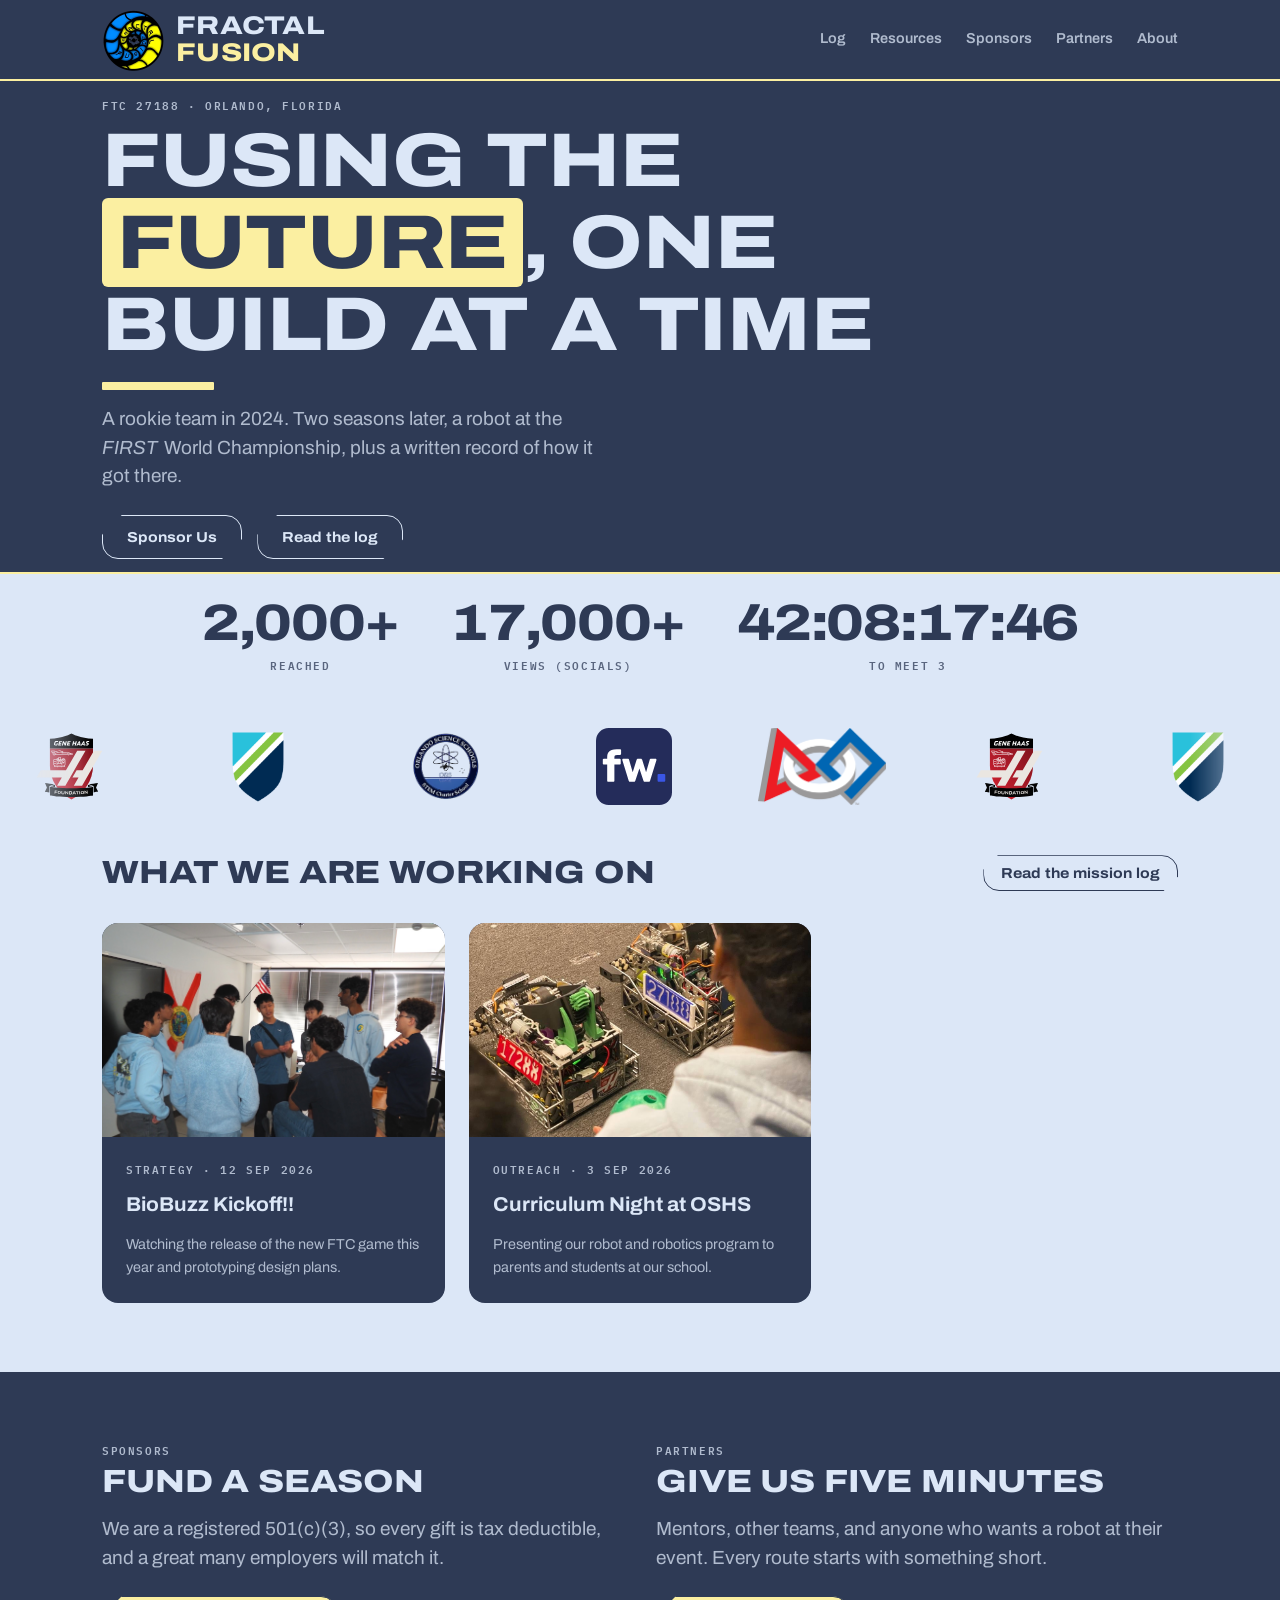
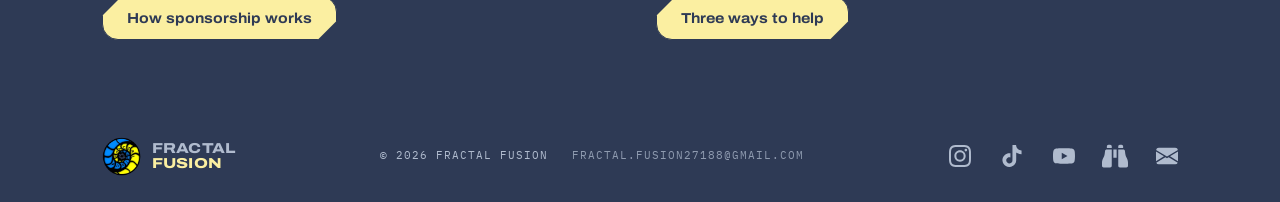
<file: index.html>
<!DOCTYPE html>
<html lang="en">
<head>
<meta charset="utf-8">
<meta name="viewport" content="width=device-width, initial-scale=1">

<title>Fractal Fusion, FTC 27188</title>
<meta name="description" content="FIRST Tech Challenge team 27188 in Orlando, Florida. Our mission log, resources for other teams, and how to sponsor or mentor us.">

<link rel="icon" href="files/logos/favicon.png">
<link rel="preconnect" href="https://fonts.googleapis.com">
<link rel="preconnect" href="https://fonts.gstatic.com" crossorigin>
<link rel="stylesheet" href="https://fonts.googleapis.com/css2?family=Archivo:wdth,wght@75..125,400..800&family=IBM+Plex+Mono:wght@400;500;600&display=swap">
<link rel="stylesheet" href="style.css">

<meta property="og:type" content="website">
<meta property="og:title" content="Fractal Fusion, FTC 27188">
<meta property="og:description" content="FIRST Tech Challenge team 27188 in Orlando, Florida. Our mission log, resources for other teams, and how to sponsor or mentor us.">
<meta property="og:url" content="https://fractalfusion.tech/index.html">
<meta property="og:image" content="https://fractalfusion.tech/files/logos/ffLogo-512.png">
</head>

<body data-page="home">

<div id="header"></div>

<main>
  <section class="hero band--dark">
    <div class="wrap">

      <div class="hero-head">
        <span class="label">FTC 27188 &middot; Orlando, Florida</span>
        <h1>Fusing the <span class="mark">future</span>, one build at a time</h1>
        <div class="rule"></div>
        <p class="lede">A rookie team in 2024. Two seasons later, a robot at the
           <em>FIRST</em> World Championship, plus a written record of how it got there.</p>

        <!-- Inside the head, so the buttons are in the robot's row and sit above
             its butter rule rather than below it. The robot is laid over the
             head, so the buttons carry a z-index of their own to stay on top of
             the viewer and stay clickable. -->
        <div class="hero-actions">
          <a class="btn" href="sponsors.html">Sponsor Us</a>
          <a class="btn" href="log.html">Read the log</a>
        </div>
      </div>

      <!-- Sierah, the 2026 Worlds robot. Left empty on purpose: main.js builds
           the viewer here only once it knows the model is worth fetching, so a
           phone or a metered connection is never charged 3 MB for decoration.
           Nothing on the page depends on it arriving.

           Source order is words, buttons, robot, which is exactly the stacked
           order a phone gets. On a wide screen the grid lifts it back up and
           lays it over the head. -->
      <div class="hero-stage" id="hero-stage" aria-hidden="true"></div>

    </div>
  </section>

  <!-- Its own light band rather than a row of the hero. On periwinkle the
       numbers are navy: butter is type only on navy, never on light. -->
  <section class="band band--light stats">
    <div class="wrap">
      <div class="statrow">
        <div>
          <div class="stat">2,000+</div>
          <span class="label">Reached</span>
        </div>
        <div>
          <div class="stat">17,000+</div>
          <span class="label">Views (socials)</span>
        </div>
        <div class="statcell--timer">
          <!-- Our competitions live in data/season.json, in order. main.js
               counts down to the first one still ahead and rolls on to the
               next as each passes, so this never needs touching again once
               the dates are in.

               What is written here is the last of them, the FIRST
               Championship on 28 April 2027, because it is the one date the
               season already knows. It is the fallback: with no script, or
               with the file unreachable, the element still reads as a real
               date rather than as nothing. Keep it in step with the last
               entry in that file. -->
          <time class="stat stat--timer" id="kickoff" datetime="2027-04-28T08:00:00-05:00">Apr 28</time>
          <span class="label">To Worlds</span>
        </div>
      </div>
    </div>
  </section>

  <!-- The sponsor strip. One set of logos is written here; main.js clones it
       until the row is wider than the window, then slides it. Adding a
       sponsor means adding one <li>. Note these are also listed in
       data/sponsors.json for the sponsors page, so both need editing. -->
  <section class="band band--light sponsors">
    <div class="marquee">
      <div class="marquee-run">
        <!-- The name in the span, not in alt: it is the link's accessible name
             already, and an alt saying the same thing reads it out twice. -->
        <ul class="marquee-set">
          <li>
            <a class="spon" href="https://www.ghaasfoundation.org/" target="_blank" rel="noopener">
              <span class="spon-name">Gene Haas Foundation</span>
              <img src="files/logos/geneHaasLogo.svg" alt="" width="90" height="99">
            </a>
          </li>
          <li>
            <a class="spon" href="https://greenseaiq.com/" target="_blank" rel="noopener">
              <span class="spon-name">Greensea IQ</span>
              <img src="files/logos/greenseaLogo.png" alt="" width="60" height="76">
            </a>
          </li>
          <li>
            <a class="spon" href="https://orlandoscience.org/highschool/" target="_blank" rel="noopener">
              <span class="spon-name">Orlando Science Schools</span>
              <img src="files/logos/ossLogo.png" alt="" width="64" height="64">
            </a>
          </li>
          <li>
            <a class="spon" href="https://www.fabworks.com/" target="_blank" rel="noopener">
              <span class="spon-name">Fabworks</span>
              <img src="files/logos/fabworksLogo.svg" alt="" width="512" height="512">
            </a>
          </li>
          <li>
            <a class="spon" href="https://www.firstinspires.org/" target="_blank" rel="noopener">
              <span class="spon-name"><em>FIRST</em> Robotics</span>
              <img src="files/logos/firstLogo.png" alt="" width="516" height="309">
            </a>
          </li>
        </ul>
      </div>
    </div>
  </section>

  <section class="band band--light">
    <div class="wrap">

      <div class="section-bar">
        <div>
          <h2>What we are working on</h2>
        </div>
        <a class="btn btn--ghost" href="log.html">Read the mission log</a>
      </div>

      <div class="log-grid" id="home-log">
        <div class="todo">Loading the log&hellip;</div>
      </div>

    </div>
  </section>

  <section class="band band--dark">
    <div class="wrap">
      <div class="cta-pair">

        <div>
          <span class="label">Sponsors</span>
          <h2>Fund a season</h2>
          <p class="lede">We are a registered 501(c)(3), so every gift is tax deductible, and a great many employers will match it.</p>
          <a class="btn btn--accent" href="sponsors.html">How sponsorship works</a>
        </div>

        <div>
          <span class="label">Partners</span>
          <h2>Give us five minutes</h2>
          <p class="lede">Mentors, other teams, and anyone who wants a robot at their event. Every route starts with something short.</p>
          <a class="btn btn--accent" href="partners.html">Three ways to help</a>
        </div>

      </div>
    </div>
  </section>

</main>

<div id="footer"></div>

<script src="main.js"></script>
</body>
</html>
</file>
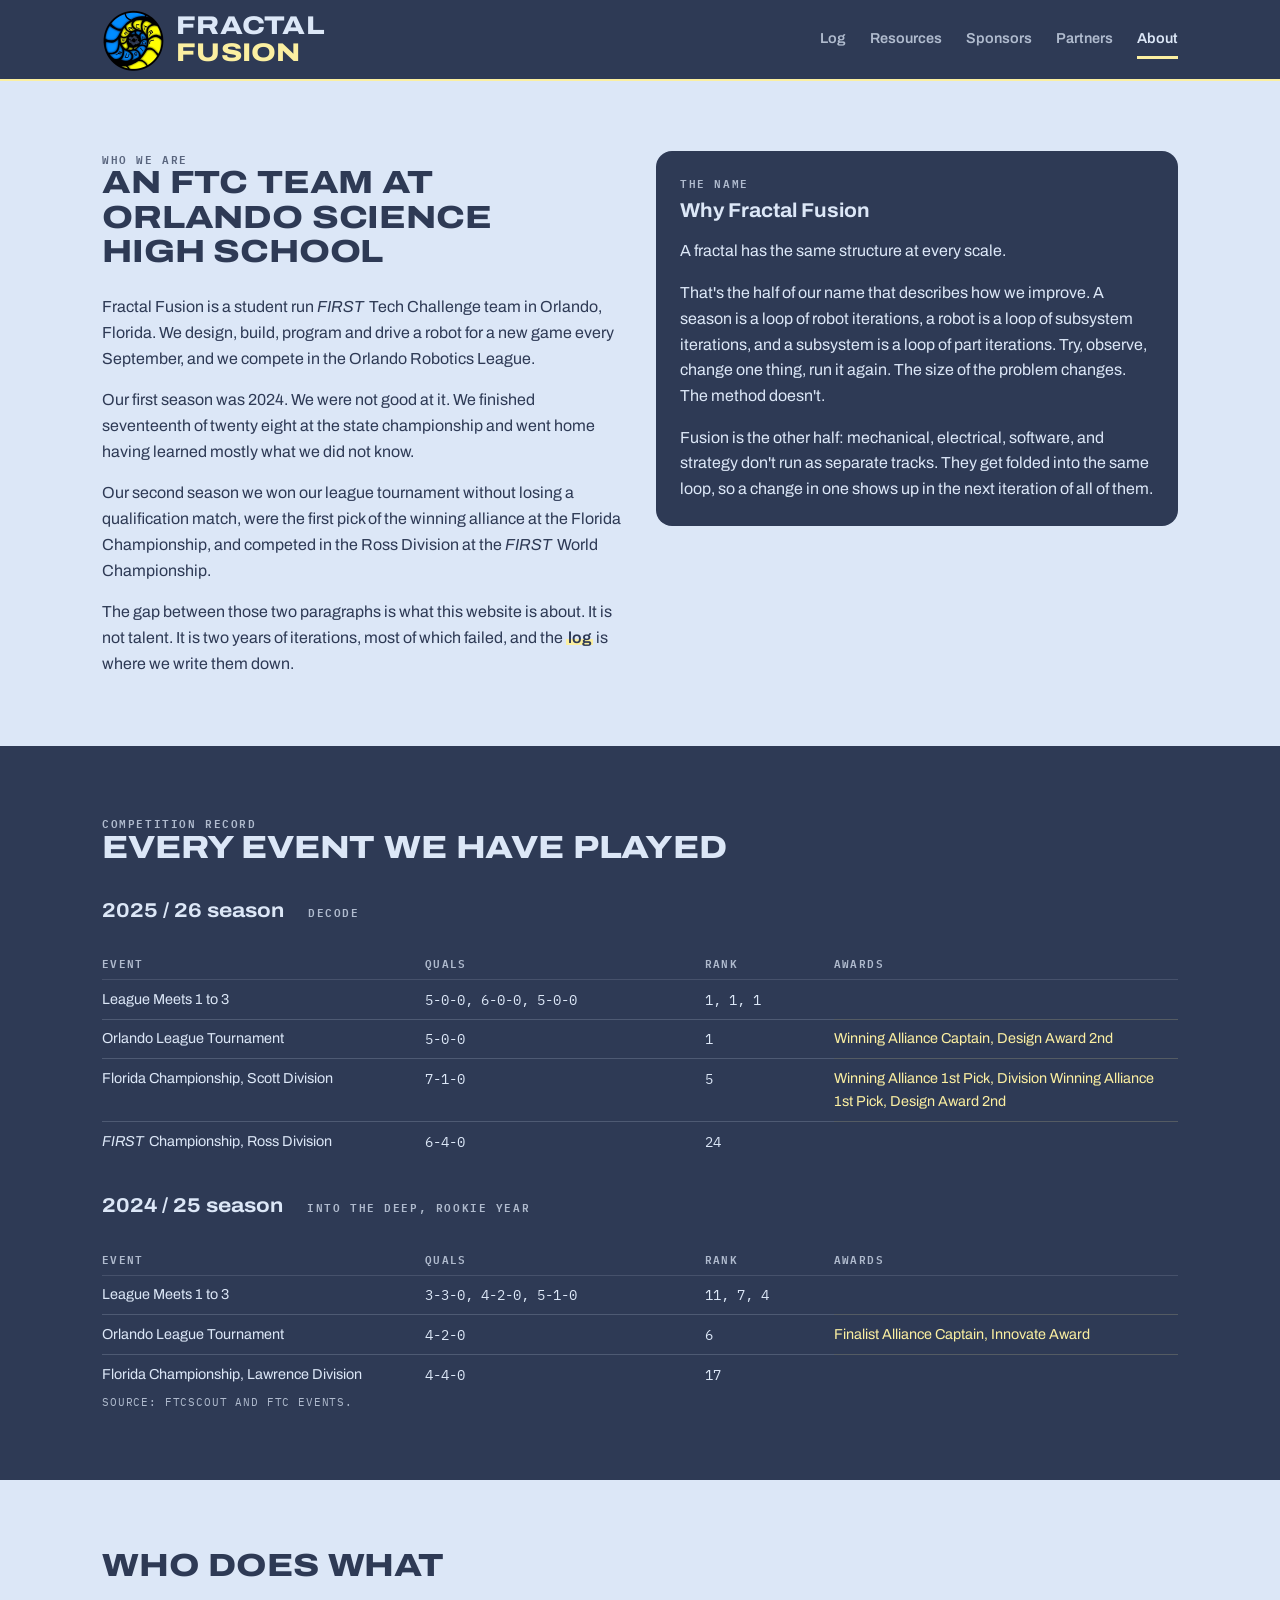
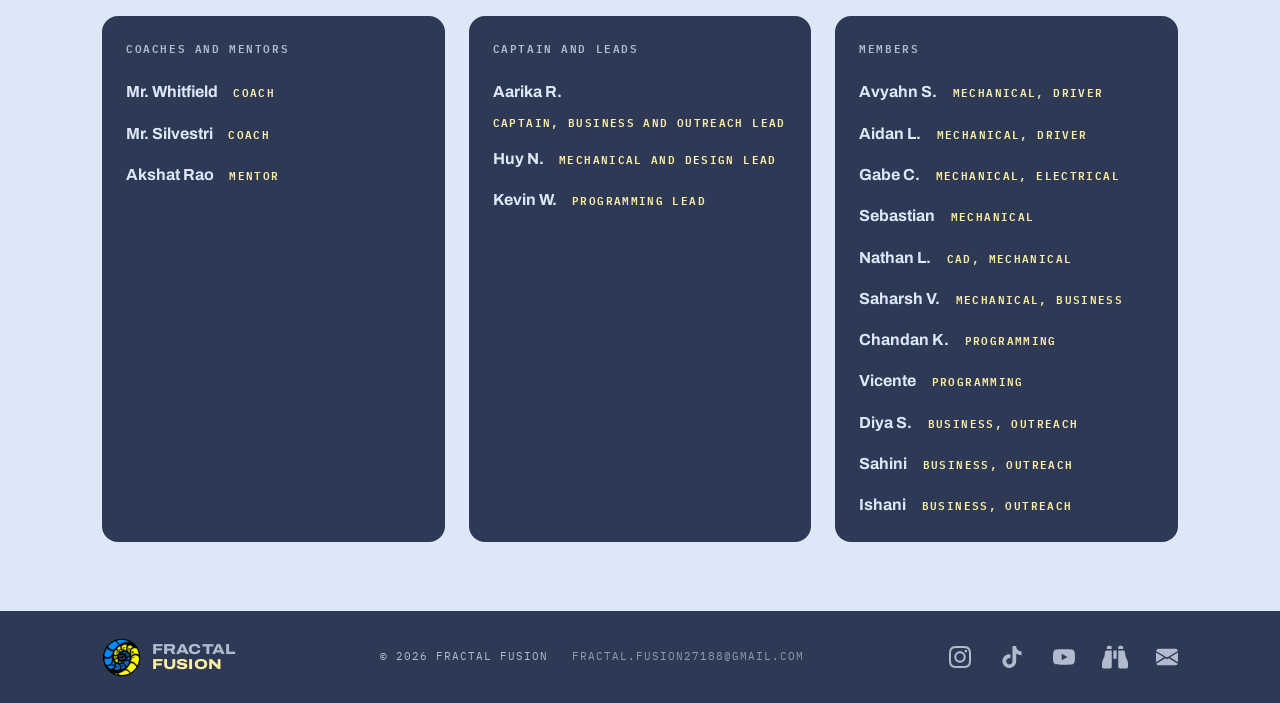
<file: about.html>
<!DOCTYPE html>
<html lang="en">
<head>
<meta charset="utf-8">
<meta name="viewport" content="width=device-width, initial-scale=1">

<title>About | Fractal Fusion, FTC 27188</title>
<meta name="description" content="Who we are: an FTC team at Orlando Science High School, competing since 2024.">

<link rel="icon" href="files/logos/favicon.png">
<link rel="preconnect" href="https://fonts.googleapis.com">
<link rel="preconnect" href="https://fonts.gstatic.com" crossorigin>
<link rel="stylesheet" href="https://fonts.googleapis.com/css2?family=Archivo:wdth,wght@75..125,400..800&family=IBM+Plex+Mono:wght@400;500;600&display=swap">
<link rel="stylesheet" href="style.css">

<meta property="og:type" content="website">
<meta property="og:title" content="About | Fractal Fusion, FTC 27188">
<meta property="og:description" content="Who we are: an FTC team at Orlando Science High School, competing since 2024.">
<meta property="og:url" content="https://fractalfusion.tech/about.html">
<meta property="og:image" content="https://fractalfusion.tech/files/logos/ffLogo-512.png">
</head>

<body data-page="about">

<div id="header"></div>

<main>
  <section class="band band--light">
    <div class="wrap">
      <div class="split">

        <div class="measure">
          <span class="label">Who we are</span>
          <h1>An FTC team at Orlando Science High School</h1>
          <p>Fractal Fusion is a student run <em>FIRST</em> Tech Challenge team in Orlando,
             Florida. We design, build, program and drive a robot for a new game every
             September, and we compete in the Orlando Robotics League.</p>
          <p>Our first season was 2024. We were not good at it. We finished seventeenth of
             twenty eight at the state championship and went home having learned mostly
             what we did not know.</p>
          <p>Our second season we won our league tournament without losing a qualification
             match, were the first pick of the winning alliance at the Florida
             Championship, and competed in the Ross Division at the <em>FIRST</em> World
             Championship.</p>
          <p>The gap between those two paragraphs is what this website is about. It is not
             talent. It is two years of iterations, most of which failed, and the
             <a class="lnk" href="log.html">log</a> is where we write them down.</p>
        </div>

        <div class="card card--dark note-card">
          <span class="label">The name</span>
          <h3>Why Fractal Fusion</h3>
          <p>A fractal has the same structure at every scale.</p>
          <p>That's the half of our name that describes how we improve. A season is a loop
             of robot iterations, a robot is a loop of subsystem iterations, and a subsystem
             is a loop of part iterations. Try, observe, change one thing, run it again. The
             size of the problem changes. The method doesn't.</p>
          <p>Fusion is the other half: mechanical, electrical, software, and strategy don't
             run as separate tracks. They get folded into the same loop, so a change in one
             shows up in the next iteration of all of them.</p>
        </div>

      </div>
    </div>
  </section>

  <section class="band band--dark">
    <div class="wrap">
      <span class="label">Competition record</span>
      <h2>Every event we have played</h2>

      <div class="season">
        <div class="season-head">
          <h3>2025 / 26 season</h3>
          <span class="label">DECODE</span>
        </div>
        <div class="tablewrap">
          <table class="rec">
            <thead>
              <tr><th>Event</th><th>Quals</th><th>Rank</th><th>Awards</th></tr>
            </thead>
            <tbody>
              <tr><td>League Meets 1 to 3</td><td class="n">5-0-0, 6-0-0, 5-0-0</td><td class="n">1, 1, 1</td><td></td></tr>
              <tr><td>Orlando League Tournament</td><td class="n">5-0-0</td><td class="n">1</td><td>Winning Alliance Captain, Design Award 2nd</td></tr>
              <tr><td>Florida Championship, Scott Division</td><td class="n">7-1-0</td><td class="n">5</td><td>Winning Alliance 1st Pick, Division Winning Alliance 1st Pick, Design Award 2nd</td></tr>
              <tr><td><em>FIRST</em> Championship, Ross Division</td><td class="n">6-4-0</td><td class="n">24</td><td></td></tr>
            </tbody>
          </table>
        </div>
      </div>

      <div class="season">
        <div class="season-head">
          <h3>2024 / 25 season</h3>
          <span class="label">INTO THE DEEP, rookie year</span>
        </div>
        <div class="tablewrap">
          <table class="rec">
            <thead>
              <tr><th>Event</th><th>Quals</th><th>Rank</th><th>Awards</th></tr>
            </thead>
            <tbody>
              <tr><td>League Meets 1 to 3</td><td class="n">3-3-0, 4-2-0, 5-1-0</td><td class="n">11, 7, 4</td><td></td></tr>
              <tr><td>Orlando League Tournament</td><td class="n">4-2-0</td><td class="n">6</td><td>Finalist Alliance Captain, Innovate Award</td></tr>
              <tr><td>Florida Championship, Lawrence Division</td><td class="n">4-4-0</td><td class="n">17</td><td></td></tr>
            </tbody>
          </table>
        </div>
      </div>

      <p class="note-line mono">Source: FTCScout and FTC Events.</p>
    </div>
  </section>

  <section class="band band--light">
    <div class="wrap">

      <div class="measure roster-intro">
        <h2>Who does what</h2>
      </div>

      <div class="grid grid--3 roster">

        <div class="card card--dark roster-card">
          <span class="label">Coaches and mentors</span>
          <ul class="roster-list">
            <li><span class="roster-name">Mr. Whitfield</span> <span class="roster-role">Coach</span></li>
            <li><span class="roster-name">Mr. Silvestri</span> <span class="roster-role">Coach</span></li>
            <li><span class="roster-name">Akshat Rao</span> <span class="roster-role">Mentor</span></li>
          </ul>
        </div>

        <div class="card card--dark roster-card">
          <span class="label">Captain and leads</span>
          <ul class="roster-list">
            <li><span class="roster-name">Aarika R.</span> <span class="roster-role">Captain, business and outreach lead</span></li>
            <li><span class="roster-name">Huy N.</span> <span class="roster-role">Mechanical and design lead</span></li>
            <li><span class="roster-name">Kevin W.</span> <span class="roster-role">Programming lead</span></li>
          </ul>
        </div>

        <div class="card card--dark roster-card">
          <span class="label">Members</span>
          <ul class="roster-list">
            <li><span class="roster-name">Avyahn S.</span> <span class="roster-role">Mechanical, driver</span></li>
            <li><span class="roster-name">Aidan L.</span> <span class="roster-role">Mechanical, driver</span></li>
            <li><span class="roster-name">Gabe C.</span> <span class="roster-role">Mechanical, electrical</span></li>
            <li><span class="roster-name">Sebastian</span> <span class="roster-role">Mechanical</span></li>
            <li><span class="roster-name">Nathan L.</span> <span class="roster-role">CAD, mechanical</span></li>
            <li><span class="roster-name">Saharsh V.</span> <span class="roster-role">Mechanical, business</span></li>
            <li><span class="roster-name">Chandan K.</span> <span class="roster-role">Programming</span></li>
            <li><span class="roster-name">Vicente</span> <span class="roster-role">Programming</span></li>
            <li><span class="roster-name">Diya S.</span> <span class="roster-role">Business, outreach</span></li>
            <li><span class="roster-name">Sahini</span> <span class="roster-role">Business, outreach</span></li>
            <li><span class="roster-name">Ishani</span> <span class="roster-role">Business, outreach</span></li>
          </ul>
        </div>

      </div>

    </div>
  </section>

</main>

<div id="footer"></div>

<script src="main.js"></script>
</body>
</html>
</file>
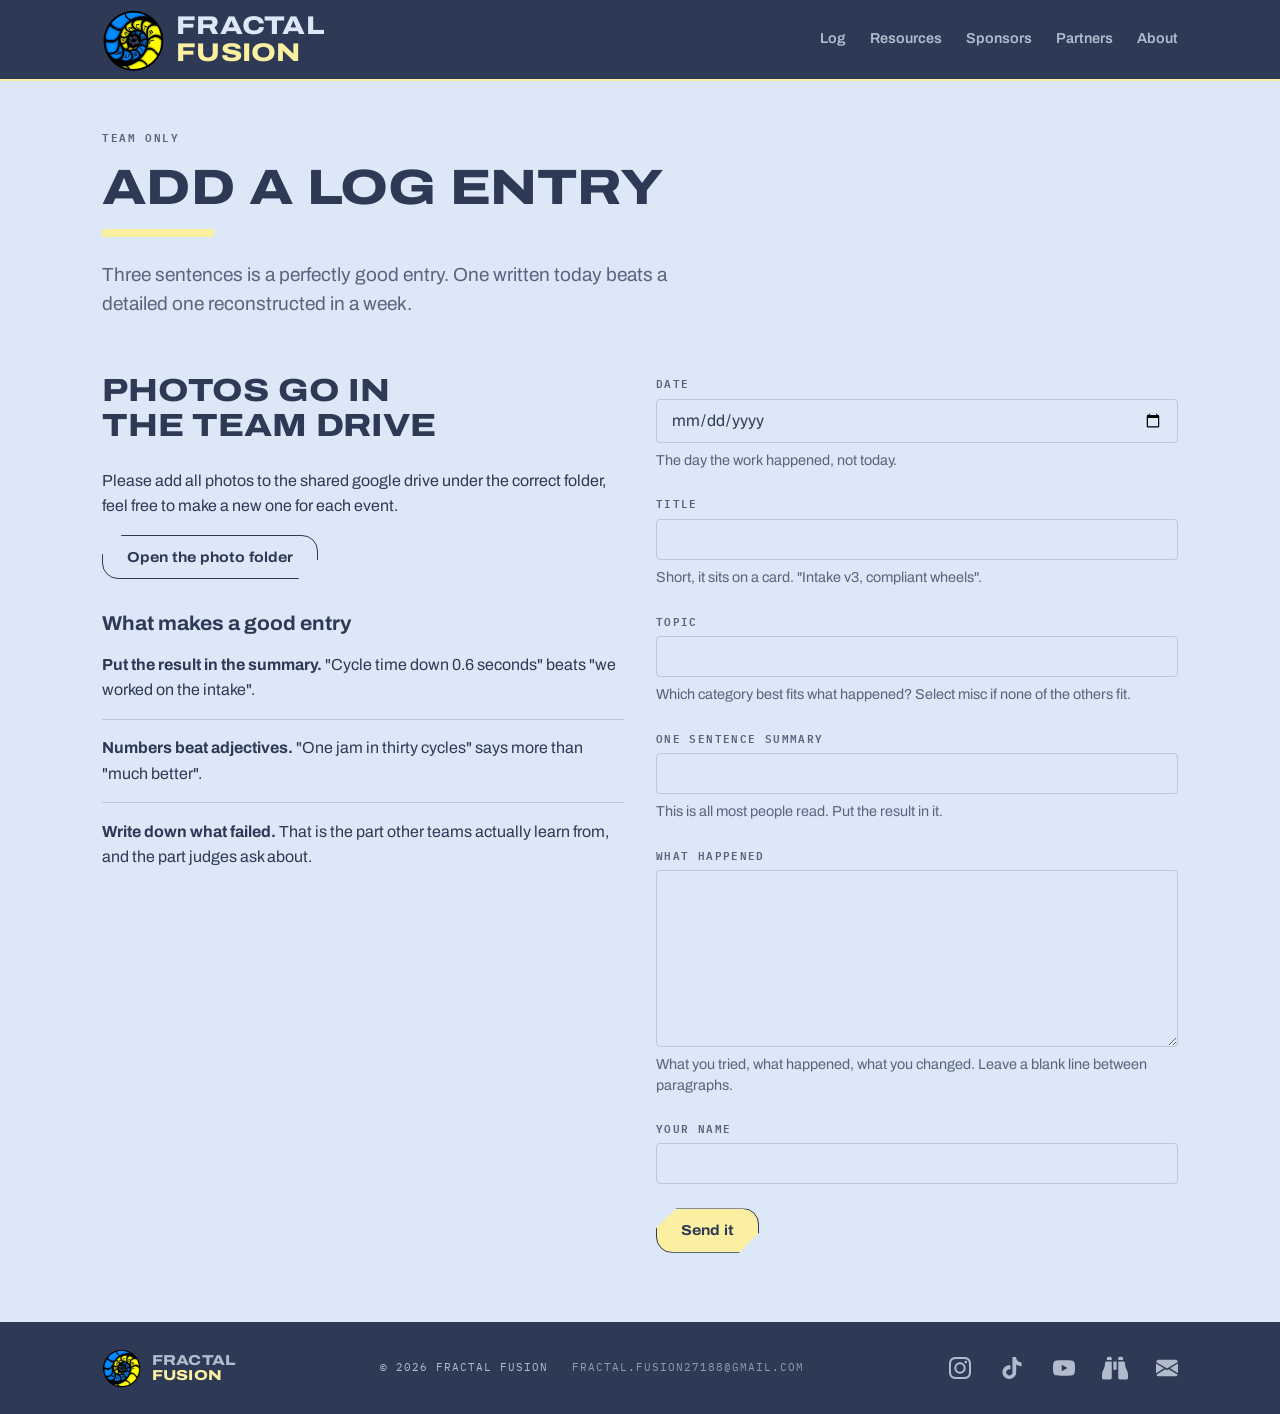
<file: add-log.html>
<!DOCTYPE html>
<html lang="en">
<head>
<meta charset="utf-8">
<meta name="viewport" content="width=device-width, initial-scale=1">

<title>Add a log entry | Fractal Fusion, FTC 27188</title>
<meta name="description" content="Internal form for Fractal Fusion team members to submit a log entry.">

<!-- Unlisted, which is not the same as private. It is kept out of the nav and
     the sitemap and asks not to be indexed, but anyone holding the link can
     submit. It only sends email, so the worst case is junk in an inbox. -->
<meta name="robots" content="noindex, nofollow">

<link rel="icon" href="files/logos/favicon.png">
<link rel="preconnect" href="https://fonts.googleapis.com">
<link rel="preconnect" href="https://fonts.gstatic.com" crossorigin>
<link rel="stylesheet" href="https://fonts.googleapis.com/css2?family=Archivo:wdth,wght@75..125,400..800&family=IBM+Plex+Mono:wght@400;500;600&display=swap">
<link rel="stylesheet" href="style.css">
</head>

<body data-page="none">

<div id="header"></div>

<main>

  <section class="page-head">
    <div class="wrap">
      <span class="label">Team only</span>
      <h1>Add a log entry</h1>
      <div class="rule"></div>
      <p class="lede">Three sentences is a perfectly good entry. One written today
         beats a detailed one reconstructed in a week.</p>
    </div>
  </section>

  <section class="band band--light">
    <div class="wrap">
      <div class="split">

        <div class="measure">
          <h2>Photos go in the team Drive</h2>
          <p>Please add all photos to the shared google drive under the correct folder,
             feel free to make a new one for each event.</p>
          <p>
            <a class="btn" id="photo-folder"
               href="https://drive.google.com/drive/folders/1v2ECKY4P1JFVl_UeO-TdGDt81It-BCnY"
               target="_blank" rel="noopener">Open the photo folder</a>
          </p>

          <h3 class="mt">What makes a good entry</h3>
          <ul class="cost-list">
            <li><strong>Put the result in the summary.</strong> "Cycle time down 0.6 seconds" beats "we worked on the intake".</li>
            <li><strong>Numbers beat adjectives.</strong> "One jam in thirty cycles" says more than "much better".</li>
            <li><strong>Write down what failed.</strong> That is the part other teams actually learn from, and the part judges ask about.</li>
          </ul>
        </div>

        <form class="form" data-web3form data-compose="log"
              action="https://api.web3forms.com/submit" method="POST">
          <input type="hidden" name="access_key" value="d6e491da-c962-41bf-93e9-3d3e856ada85">
          <input type="hidden" name="subject" value="Build log entry">
          <input type="hidden" name="from_name" value="Fractal Fusion add-log">
          <input type="hidden" name="message" value="">
          <input type="checkbox" name="botcheck" class="botcheck" tabindex="-1" autocomplete="off">

          <div class="field">
            <label for="l-date">Date</label>
            <input id="l-date" name="date" type="date" required>
            <span class="hint">The day the work happened, not today.</span>
          </div>

          <div class="field">
            <label for="l-title">Title</label>
            <input id="l-title" name="title" type="text" required maxlength="80">
            <span class="hint">Short, it sits on a card. "Intake v3, compliant wheels".</span>
          </div>

          <div class="field">
            <label for="l-topic">Topic</label>
            <select id="l-topic" name="topic" required>
              <!-- Blank, selected, and first, which is what makes it the
                   placeholder label option: with required, the select then
                   counts as missing until somebody chooses. disabled and
                   hidden keep it out of the open list. -->
              <option value="" selected disabled hidden></option>
              <option value="CAD">CAD</option>
              <option value="Mechanical">Mechanical</option>
              <option value="Misc">Misc</option>
              <option value="Outreach">Outreach</option>
              <option value="Software">Software</option>
              <option value="Strategy">Strategy</option>
            </select>
            <span class="hint">Which category best fits what happened? Select misc if none of the others fit.</span>
          </div>

          <div class="field">
            <label for="l-summary">One sentence summary</label>
            <input id="l-summary" name="summary" type="text" required maxlength="160">
            <span class="hint">This is all most people read. Put the result in it.</span>
          </div>

          <div class="field">
            <label for="l-body">What happened</label>
            <textarea id="l-body" name="body" rows="9" required></textarea>
            <span class="hint">What you tried, what happened, what you changed. Leave a blank line between paragraphs.</span>
          </div>

          <div class="field">
            <label for="l-name">Your name</label>
            <input id="l-name" name="author" type="text" required autocomplete="name">
          </div>

          <button class="btn btn--accent" type="submit">Send it</button>
          <p class="form-status label" role="status" aria-live="polite"></p>

          <div class="json-out" hidden>
            <div class="json-head">
              <span class="label">Ready for data/log.json</span>
              <button class="btn json-copy" type="button">Copy</button>
            </div>
            <pre class="json-body"><code></code></pre>
          </div>
        </form>

      </div>
    </div>
  </section>

</main>

<div id="footer"></div>

<script src="main.js"></script>
</body>
</html>
</file>
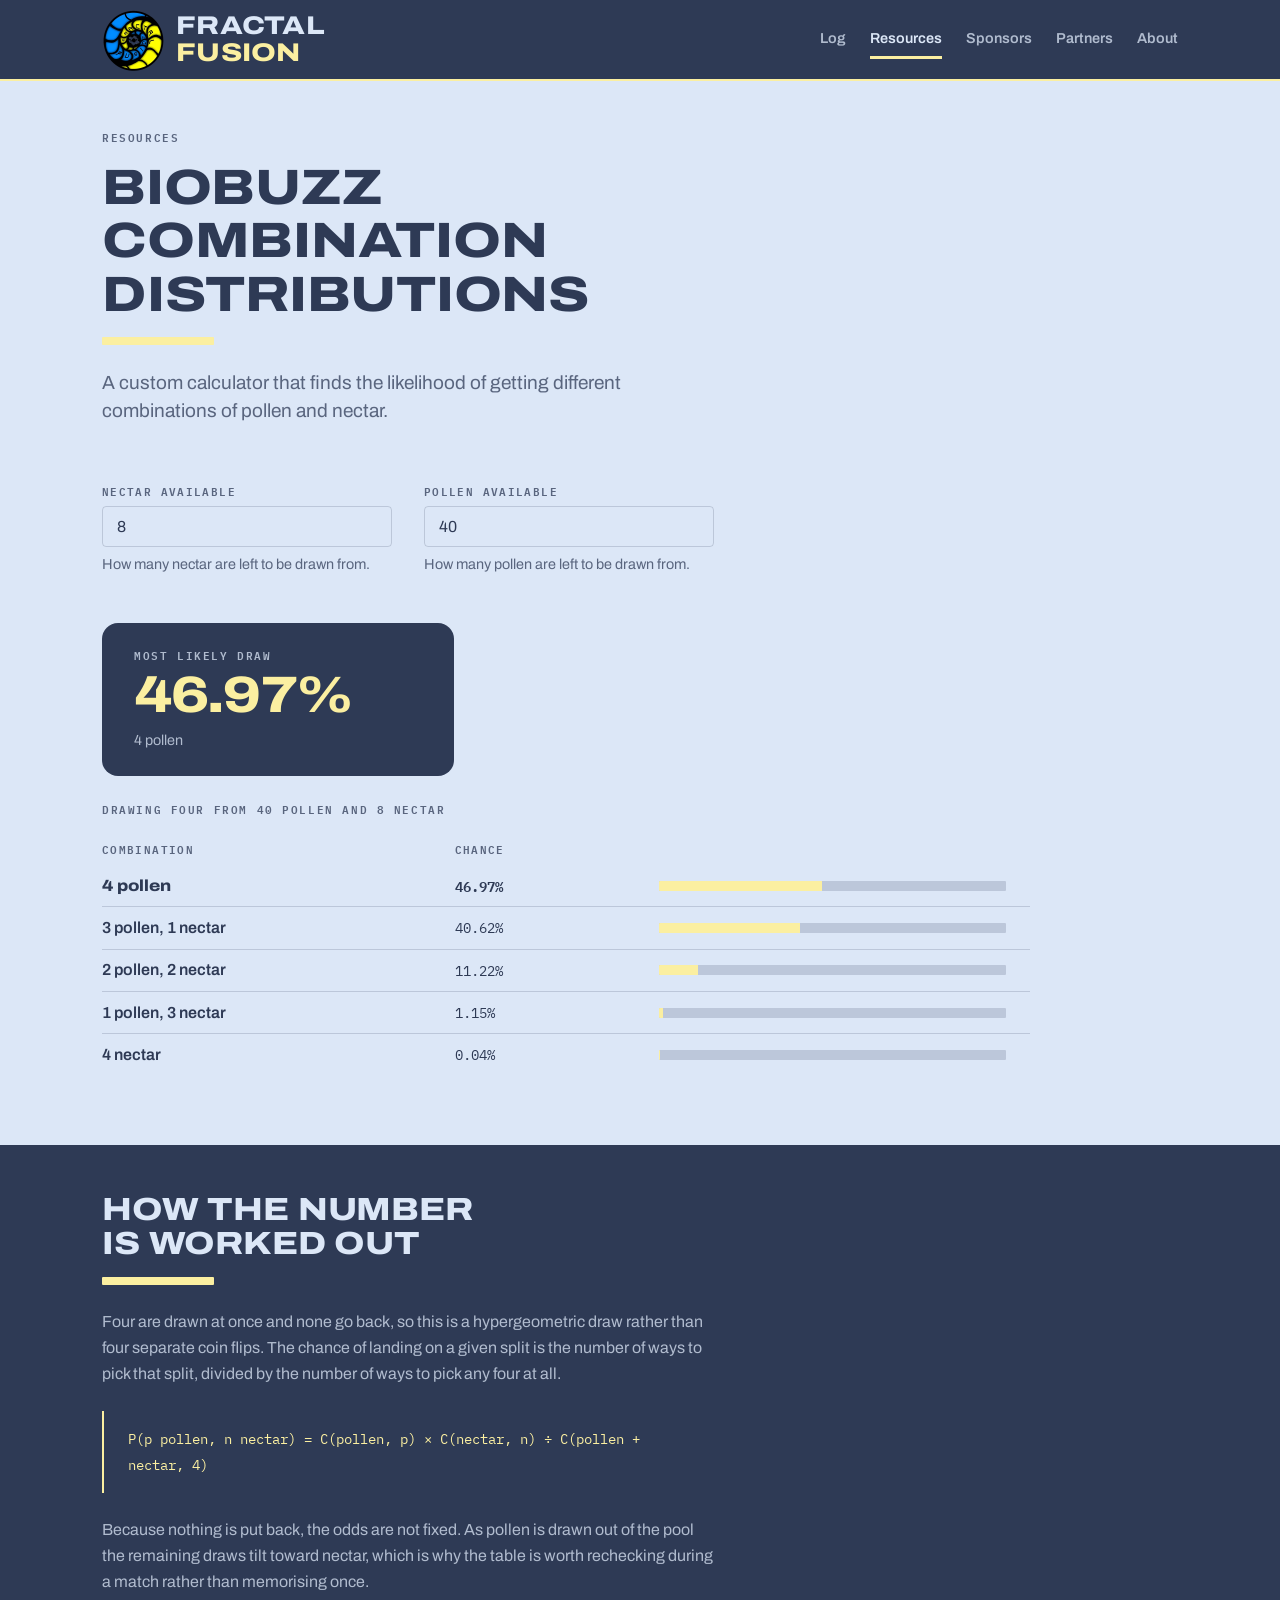
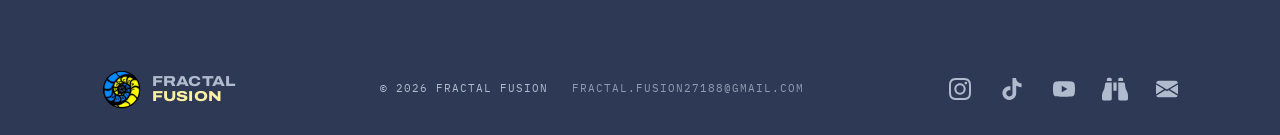
<file: biobuzz-calculator.html>
<!DOCTYPE html>
<html lang="en">
<head>
<meta charset="utf-8">
<meta name="viewport" content="width=device-width, initial-scale=1">

<title>BioBuzz Combination Distributions | Fractal Fusion, FTC 27188</title>
<meta name="description" content="A calculator that finds the likelihood of drawing each combination of pollen and nectar in BioBuzz.">

<link rel="icon" href="files/logos/favicon.png">
<link rel="preconnect" href="https://fonts.googleapis.com">
<link rel="preconnect" href="https://fonts.gstatic.com" crossorigin>
<link rel="stylesheet" href="https://fonts.googleapis.com/css2?family=Archivo:wdth,wght@75..125,400..800&family=IBM+Plex+Mono:wght@400;500;600&display=swap">
<link rel="stylesheet" href="style.css">

<meta property="og:type" content="website">
<meta property="og:title" content="BioBuzz Combination Distributions | Fractal Fusion, FTC 27188">
<meta property="og:description" content="A calculator that finds the likelihood of drawing each combination of pollen and nectar in BioBuzz.">
<meta property="og:url" content="https://fractalfusion.tech/biobuzz-calculator.html">
<meta property="og:image" content="https://fractalfusion.tech/files/logos/ffLogo-512.png">
</head>

<!-- Resources is the page this one hangs off, so the nav stays lit on it
     rather than going dark on a page that has no entry of its own. -->
<body data-page="resources">

<div id="header"></div>

<main>

  <section class="page-head">
    <div class="wrap">
      <span class="label">Resources</span>
      <h1>BioBuzz Combination Distributions</h1>
      <div class="rule"></div>
      <p class="lede">A custom calculator that finds the likelihood of getting
         different combinations of pollen and nectar.</p>
    </div>
  </section>

  <section class="band band--light">
    <div class="wrap">

      <!-- Two numbers in, a table out. The form never submits anywhere: the
           figures are recalculated on every keystroke, so a submit button
           would only be a second way to do what typing already did. -->
      <form class="bb-form" id="bb-form" novalidate>
        <div class="field">
          <label for="bb-nectar">Nectar available</label>
          <input id="bb-nectar" name="nectar" type="number"
                 inputmode="numeric" min="0" max="999" step="1" value="8">
          <span class="hint">How many nectar are left to be drawn from.</span>
        </div>

        <div class="field">
          <label for="bb-pollen">Pollen available</label>
          <input id="bb-pollen" name="pollen" type="number"
                 inputmode="numeric" min="0" max="999" step="1" value="40">
          <span class="hint">How many pollen are left to be drawn from.</span>
        </div>
      </form>

      <div id="bb-out" class="bb-out" aria-live="polite">
        <div class="todo">Loading&hellip;</div>
      </div>

    </div>
  </section>

  <section class="band band--dark band--tight">
    <div class="wrap">
      <div class="measure">
        <h2>How the number is worked out</h2>
        <div class="rule"></div>
        <p class="bb-note">Four are drawn at once and none go back, so this is a
           hypergeometric draw rather than four separate coin flips. The chance of
           landing on a given split is the number of ways to pick that split,
           divided by the number of ways to pick any four at all.</p>

        <p class="bb-formula"><code>P(p pollen, n nectar) = C(pollen, p) &times; C(nectar, n) &divide; C(pollen + nectar, 4)</code></p>

        <p class="bb-note">Because nothing is put back, the odds are not fixed. As
           pollen is drawn out of the pool the remaining draws tilt toward nectar,
           which is why the table is worth rechecking during a match rather than
           memorising once.</p>
      </div>
    </div>
  </section>

</main>

<div id="footer"></div>

<script src="main.js"></script>
</body>
</html>
</file>
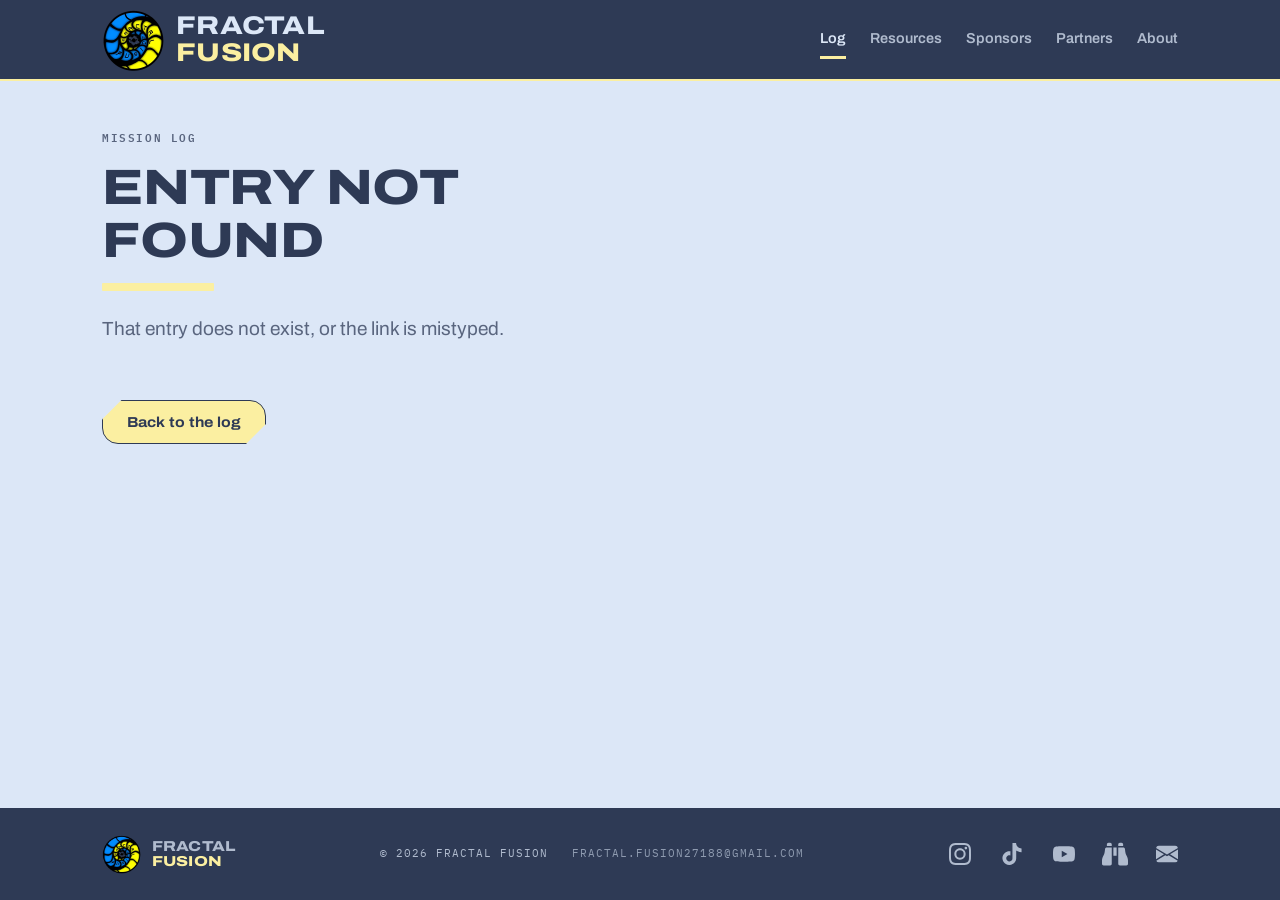
<file: entry.html>
<!DOCTYPE html>
<html lang="en">
<head>
<meta charset="utf-8">
<meta name="viewport" content="width=device-width, initial-scale=1">

<title>Log Entry | Fractal Fusion, FTC 27188</title>
<meta name="description" content="A single entry from the Fractal Fusion mission log.">

<link rel="icon" href="files/logos/favicon.png">
<link rel="preconnect" href="https://fonts.googleapis.com">
<link rel="preconnect" href="https://fonts.gstatic.com" crossorigin>
<link rel="stylesheet" href="https://fonts.googleapis.com/css2?family=Archivo:wdth,wght@75..125,400..800&family=IBM+Plex+Mono:wght@400;500;600&display=swap">
<link rel="stylesheet" href="style.css">

<meta property="og:type" content="website">
<meta property="og:title" content="Log Entry | Fractal Fusion, FTC 27188">
<meta property="og:description" content="A single entry from the Fractal Fusion mission log.">
<meta property="og:url" content="https://fractalfusion.tech/entry.html">
<meta property="og:image" content="https://fractalfusion.tech/files/logos/ffLogo-512.png">
</head>

<body data-page="log">

<div id="header"></div>

<main>
  <article id="entry">
    <section class="page-head">
      <div class="wrap">
        <span class="label">Mission log</span>
        <h1>Loading&hellip;</h1>
      </div>
    </section>
  </article>

</main>

<div id="footer"></div>

<script src="main.js"></script>
</body>
</html>
</file>
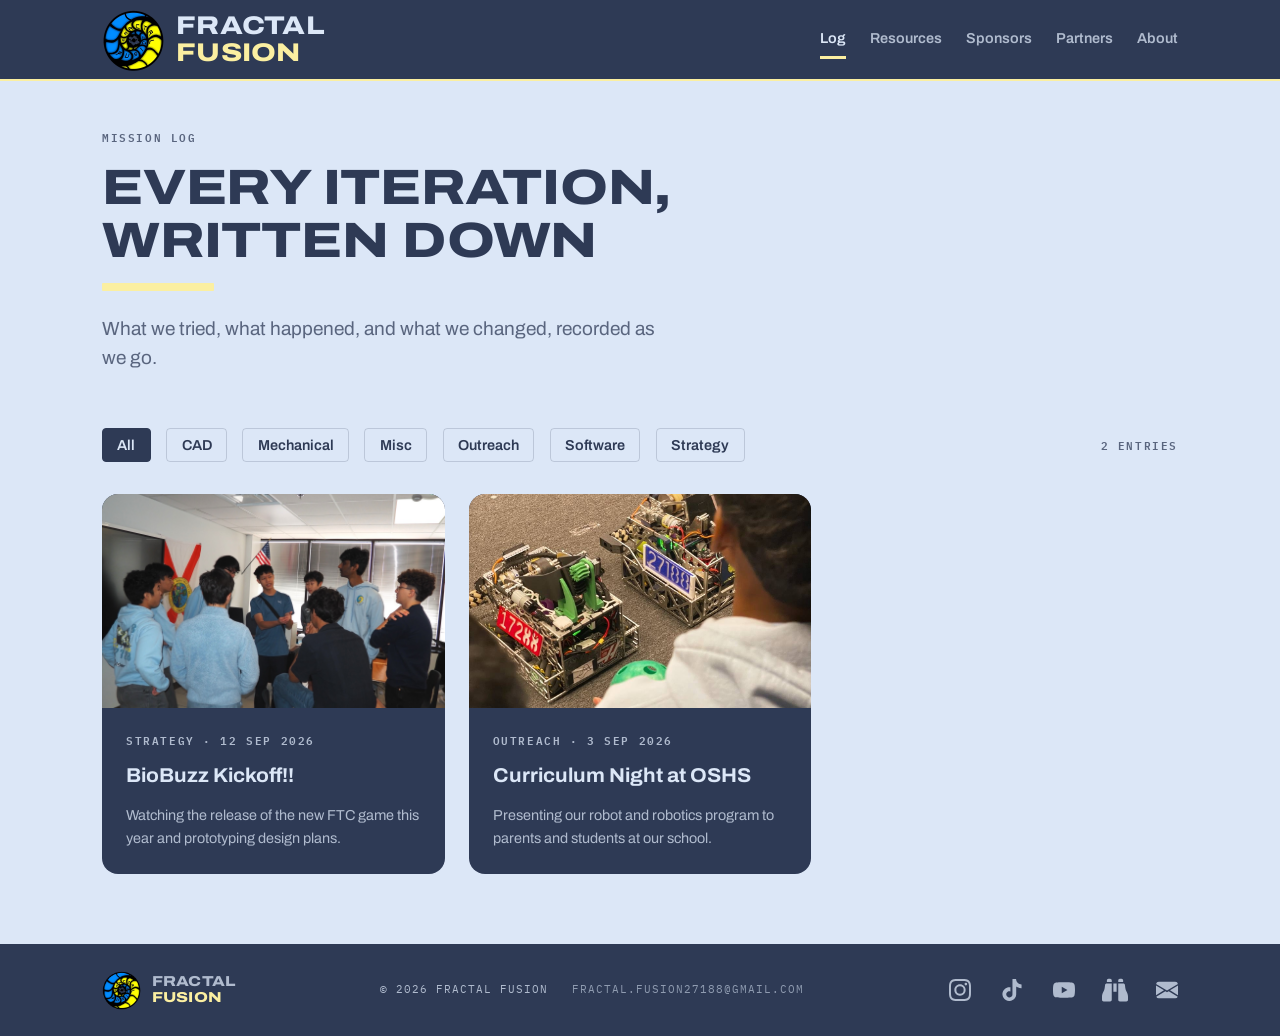
<file: log.html>
<!DOCTYPE html>
<html lang="en">
<head>
<meta charset="utf-8">
<meta name="viewport" content="width=device-width, initial-scale=1">

<title>Mission Log | Fractal Fusion, FTC 27188</title>
<meta name="description" content="Every iteration, test and outreach event, dated and written up as it happened.">

<link rel="icon" href="files/logos/favicon.png">
<link rel="preconnect" href="https://fonts.googleapis.com">
<link rel="preconnect" href="https://fonts.gstatic.com" crossorigin>
<link rel="stylesheet" href="https://fonts.googleapis.com/css2?family=Archivo:wdth,wght@75..125,400..800&family=IBM+Plex+Mono:wght@400;500;600&display=swap">
<link rel="stylesheet" href="style.css">

<meta property="og:type" content="website">
<meta property="og:title" content="Mission Log | Fractal Fusion, FTC 27188">
<meta property="og:description" content="Every iteration, test and outreach event, dated and written up as it happened.">
<meta property="og:url" content="https://fractalfusion.tech/log.html">
<meta property="og:image" content="https://fractalfusion.tech/files/logos/ffLogo-512.png">
</head>

<body data-page="log">

<div id="header"></div>

<main>
  <section class="page-head">
    <div class="wrap">
      <span class="label">Mission log</span>
      <h1>Every iteration, written down</h1>
      <div class="rule"></div>
      <p class="lede">What we tried, what happened, and what we changed, recorded as we go.</p>
    </div>
  </section>

  <section class="band band--light">
    <div class="wrap">

      <div class="log-bar">
        <div class="log-filters" id="log-filters"></div>
        <span class="label log-count" id="log-count"></span>
      </div>

      <div class="log-grid" id="log-grid">
        <div class="todo">Loading the log&hellip;</div>
      </div>

    </div>
  </section>

</main>

<div id="footer"></div>

<script src="main.js"></script>
</body>
</html>
</file>
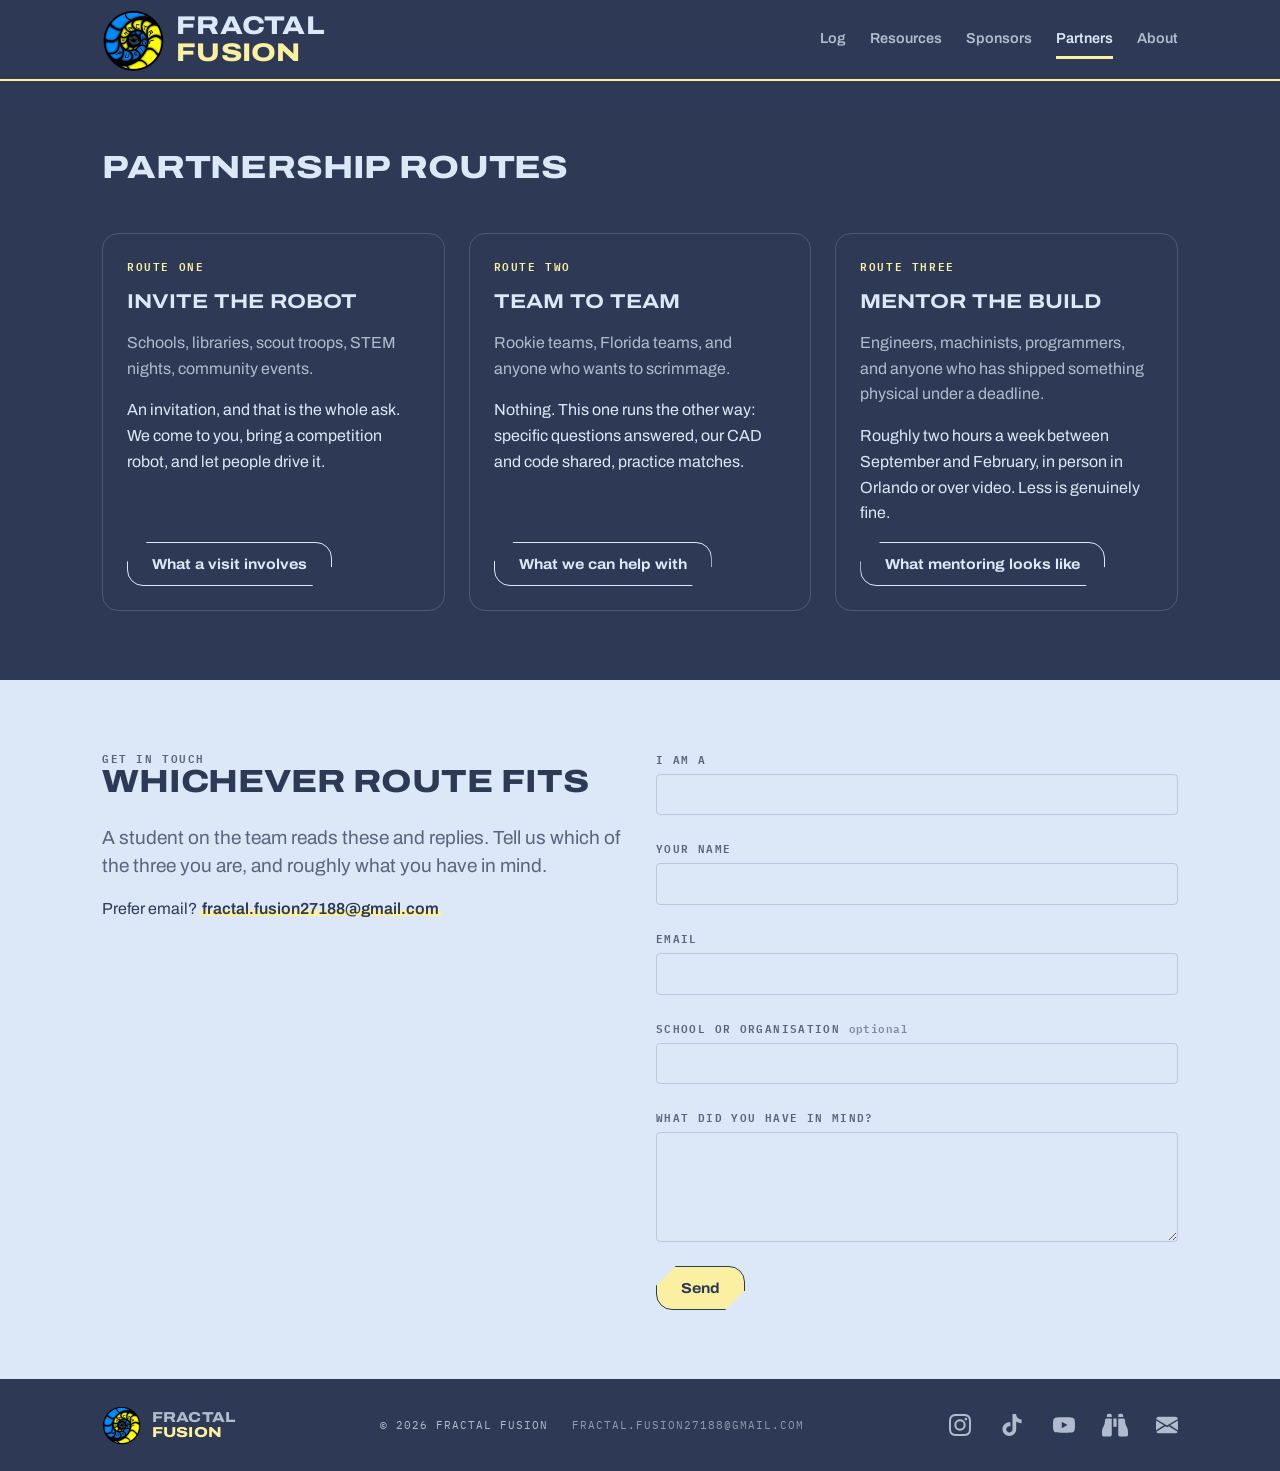
<file: partners.html>
<!DOCTYPE html>
<html lang="en">
<head>
<meta charset="utf-8">
<meta name="viewport" content="width=device-width, initial-scale=1">

<title>Partner With Us | Fractal Fusion, FTC 27188</title>
<meta name="description" content="Invite our robot to your event, connect with us as another team, or mentor the build.">

<link rel="icon" href="files/logos/favicon.png">
<link rel="preconnect" href="https://fonts.googleapis.com">
<link rel="preconnect" href="https://fonts.gstatic.com" crossorigin>
<link rel="stylesheet" href="https://fonts.googleapis.com/css2?family=Archivo:wdth,wght@75..125,400..800&family=IBM+Plex+Mono:wght@400;500;600&display=swap">
<link rel="stylesheet" href="style.css">

<meta property="og:type" content="website">
<meta property="og:title" content="Partner With Us | Fractal Fusion, FTC 27188">
<meta property="og:description" content="Invite our robot to your event, connect with us as another team, or mentor the build.">
<meta property="og:url" content="https://fractalfusion.tech/partners.html">
<meta property="og:image" content="https://fractalfusion.tech/files/logos/ffLogo-512.png">
</head>

<body data-page="partners">

<div id="header"></div>

<main>
  <section class="band band--dark">
    <div class="wrap">

      <!-- The page's h1. It carries the heading order for everything below it,
           which is otherwise three h3 route cards and no title at all. The
           wrapper is reused for its margin: .routes-intro is what held the gap
           between an opening and the cards before. -->
      <div class="routes-intro">
        <h1>Partnership routes</h1>
      </div>

      <div class="grid grid--3 routes">

        <article class="card card--line route">
          <span class="route-num label">Route one</span>
          <h3>Invite the robot</h3>
          <p class="route-who">Schools, libraries, scout troops, STEM nights, community events.</p>
          <p class="route-ask">An invitation, and that is the whole ask. We come to you, bring a
             competition robot, and let people drive it.</p>
          <button class="btn route-more" type="button" aria-haspopup="dialog" data-dialog="route-visit">What a visit involves</button>
        </article>

        <article class="card card--line route">
          <span class="route-num label">Route two</span>
          <h3>Team to team</h3>
          <p class="route-who">Rookie teams, Florida teams, and anyone who wants to scrimmage.</p>
          <p class="route-ask">Nothing. This one runs the other way: specific questions answered,
             our CAD and code shared, practice matches.</p>
          <button class="btn route-more" type="button" aria-haspopup="dialog" data-dialog="route-teams">What we can help with</button>
        </article>

        <article class="card card--line route">
          <span class="route-num label">Route three</span>
          <h3>Mentor the build</h3>
          <p class="route-who">Engineers, machinists, programmers, and anyone who has shipped
             something physical under a deadline.</p>
          <p class="route-ask">Roughly two hours a week between September and February, in person
             in Orlando or over video. Less is genuinely fine.</p>
          <button class="btn route-more" type="button" aria-haspopup="dialog" data-dialog="route-mentor">What mentoring looks like</button>
        </article>

      </div>
    </div>
  </section>

  <!-- The detail for each route. Kept in a dialog so the three cards stay the
       same height and the page stays one screen. Nothing here is needed to
       understand a route, only to commit to one. -->

  <dialog class="modal card--dark" id="route-visit" aria-labelledby="route-visit-h">
    <span class="label">Route one</span>
    <h3 id="route-visit-h">Invite the robot</h3>
    <dl class="track-dl">
      <dt>What we are asking</dt>
      <dd>An invitation. We come to you.</dd>
      <dt>What a visit looks like</dt>
      <dd>We bring a competition robot and give live demos. We can
          also present about other aspects of our team if that suits the audience better.</dd>
      <dt>What we need from you</dt>
      <dd>A space roughly the size of a classroom, a power outlet (preferably), and about two
          weeks of notice. More notice is better during build season.</dd>
      <dt>First step</dt>
      <dd>Tell us the date and roughly how many people. We will
          let you know if we can make it as soon as possible.</dd>
    </dl>
    <div class="modal-foot">
      <a class="btn btn--accent" href="#partner-form" data-dialog-close>Start here</a>
      <button class="btn" type="button" data-dialog-close>Close</button>
    </div>
  </dialog>

  <dialog class="modal card--dark" id="route-teams" aria-labelledby="route-teams-h">
    <span class="label">Route two</span>
    <h3 id="route-teams-h">Team to team</h3>
    <dl class="track-dl">
      <dt>What we are asking</dt>
      <dd>Nothing. This one runs the other way.</dd>
      <dt>What we offer</dt>
      <dd>Answers to specific questions, our CAD and code on the
          <a class="lnk" href="resources.html">resources page</a>, practice
          matches, and help getting a first robot moving. We were a rookie team
          in 2024 and remember exactly which parts were confusing.</dd>
      <dt>What we get</dt>
      <dd>Better competition, and the only reliable way to find out whether we
          actually understand something is to try to explain it.</dd>
      <dt>First step</dt>
      <dd><strong>Ask us one question.</strong> Use the form, or send a message
          on Instagram. There is no wrong question and we would rather have it
          early than watch you lose a month to it.</dd>
    </dl>
    <div class="modal-foot">
      <a class="btn btn--accent" href="#partner-form" data-dialog-close>Start here</a>
      <button class="btn" type="button" data-dialog-close>Close</button>
    </div>
  </dialog>

  <dialog class="modal card--dark" id="route-mentor" aria-labelledby="route-mentor-h">
    <span class="label">Route three</span>
    <h3 id="route-mentor-h">Mentor the build</h3>
    <dl class="track-dl">
      <dt>What we are asking</dt>
      <dd>Roughly two hours a week between September and February, in person in
          Orlando or over video. Less is genuinely fine. Several of the most
          useful conversations we have had lasted forty minutes.</dd>
      <dt>What we are short on</dt>
      <dd>Machining and fabrication, control theory, and anyone who has run a
          real engineering design review and can teach us to run ours properly.</dd>
      <dt>What you get</dt>
      <dd>Students who write things down, turn up, and will take your critique
          seriously. Everything we do is documented in the
          <a class="lnk" href="log.html">log</a>, so you can see how we work
          before you commit to anything.</dd>
      <dt>First step</dt>
      <dd><strong>One design review, forty five minutes, over video.</strong>
          We show you what we are building, you tell us what is wrong with it.
          If it is not for you, that is a complete and useful contribution and
          we will say thank you and mean it.</dd>
    </dl>
    <div class="modal-foot">
      <a class="btn btn--accent" href="#partner-form" data-dialog-close>Start here</a>
      <button class="btn" type="button" data-dialog-close>Close</button>
    </div>
  </dialog>

  <section class="band band--light" id="partner-form">
    <div class="wrap">
      <div class="split">

        <div class="measure">
          <span class="label">Get in touch</span>
          <h2>Whichever route fits</h2>
          <p class="lede">A student on the team reads these and replies. Tell us which
             of the three you are, and roughly what you have in mind.</p>
          <p>Prefer email? <a class="lnk" href="mailto:fractal.fusion27188@gmail.com">fractal.fusion27188@gmail.com</a></p>
        </div>

        <form class="form" data-web3form
              action="https://api.web3forms.com/submit" method="POST">
          <input type="hidden" name="access_key" value="d6e491da-c962-41bf-93e9-3d3e856ada85">
          <input type="hidden" name="subject" value="Partnership enquiry from fractalfusion.tech">
          <input type="hidden" name="from_name" value="Fractal Fusion website">
          <input type="checkbox" name="botcheck" class="botcheck" tabindex="-1" autocomplete="off">

          <div class="field">
            <label for="p-role">I am a</label>
            <select id="p-role" name="role" required>
              <!-- Blank, selected, and first, which is what makes it the
                   placeholder label option: with required, the select then
                   counts as missing until somebody chooses. disabled and
                   hidden keep it out of the open list. -->
              <option value="" selected disabled hidden></option>
              <option value="Outreach host">Somewhere that would like a robot to visit</option>
              <option value="Another team">Another robotics team</option>
              <option value="Mentor">Mentor (or potential one)</option>
              <option value="Something else">Something else</option>
            </select>
          </div>

          <div class="field">
            <label for="p-name">Your name</label>
            <input id="p-name" name="name" type="text" required autocomplete="name">
          </div>

          <div class="field">
            <label for="p-email">Email</label>
            <input id="p-email" name="email" type="email" required autocomplete="email">
          </div>

          <div class="field">
            <label for="p-org">School or organisation <span class="opt">optional</span></label>
            <input id="p-org" name="organisation" type="text" autocomplete="organization">
          </div>

          <div class="field">
            <label for="p-msg">What did you have in mind?</label>
            <textarea id="p-msg" name="message" rows="5" required></textarea>
          </div>

          <button class="btn btn--accent" type="submit">Send</button>
          <p class="form-status label" role="status" aria-live="polite"></p>
        </form>

      </div>
    </div>
  </section>

</main>

<div id="footer"></div>

<script src="main.js"></script>
</body>
</html>
</file>
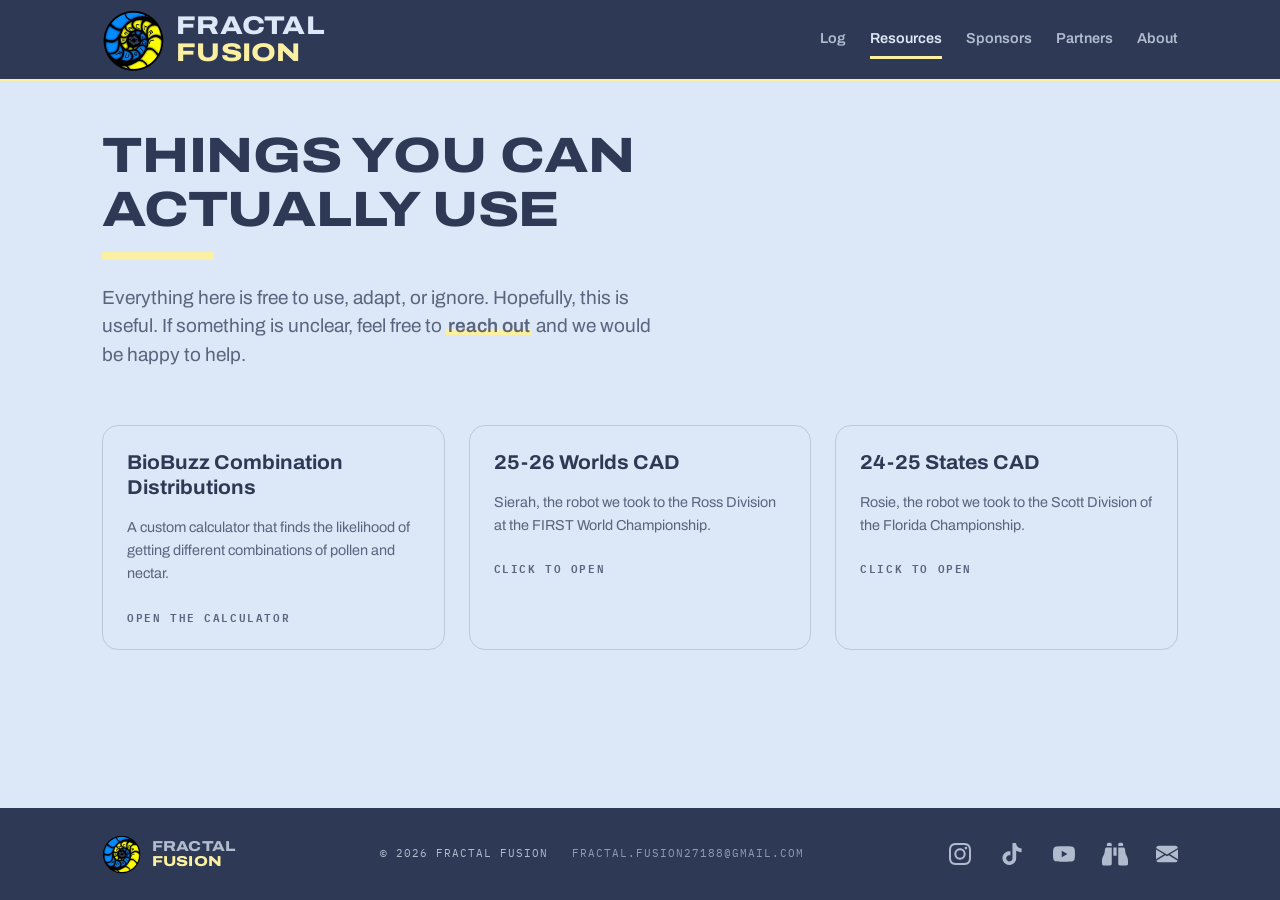
<file: resources.html>
<!DOCTYPE html>
<html lang="en">
<head>
<meta charset="utf-8">
<meta name="viewport" content="width=device-width, initial-scale=1">

<title>Resources | Fractal Fusion, FTC 27188</title>
<meta name="description" content="Guides, CAD, code and postmortems published for other FTC teams to use.">

<link rel="icon" href="files/logos/favicon.png">
<link rel="preconnect" href="https://fonts.googleapis.com">
<link rel="preconnect" href="https://fonts.gstatic.com" crossorigin>
<link rel="stylesheet" href="https://fonts.googleapis.com/css2?family=Archivo:wdth,wght@75..125,400..800&family=IBM+Plex+Mono:wght@400;500;600&display=swap">
<link rel="stylesheet" href="style.css">

<meta property="og:type" content="website">
<meta property="og:title" content="Resources | Fractal Fusion, FTC 27188">
<meta property="og:description" content="Guides, CAD, code and postmortems published for other FTC teams to use.">
<meta property="og:url" content="https://fractalfusion.tech/resources.html">
<meta property="og:image" content="https://fractalfusion.tech/files/logos/ffLogo-512.png">
</head>

<body data-page="resources">

<div id="header"></div>

<main>
  <!-- One opening, not two. The head used to carry a label, a title and a
       lede, and the band under it opened again with a second label, a second
       heading and a second paragraph saying much the same thing. There is one
       card on this page. It did not need two introductions. -->
  <section class="page-head">
    <div class="wrap">
      <h1>Things you can actually use</h1>
      <div class="rule"></div>
      <p class="lede">Everything here is free to use, adapt, or ignore. Hopefully,
         this is useful. If something is unclear, feel free to
         <a class="lnk" href="partners.html">reach out</a> and we would be happy to help.</p>
    </div>
  </section>

  <section class="band band--light">
    <div class="wrap">

      <div class="log-grid res-single" id="res-grid">
        <div class="todo">Loading&hellip;</div>
      </div>

    </div>
  </section>

</main>

<div id="footer"></div>

<script src="main.js"></script>
</body>
</html>
</file>
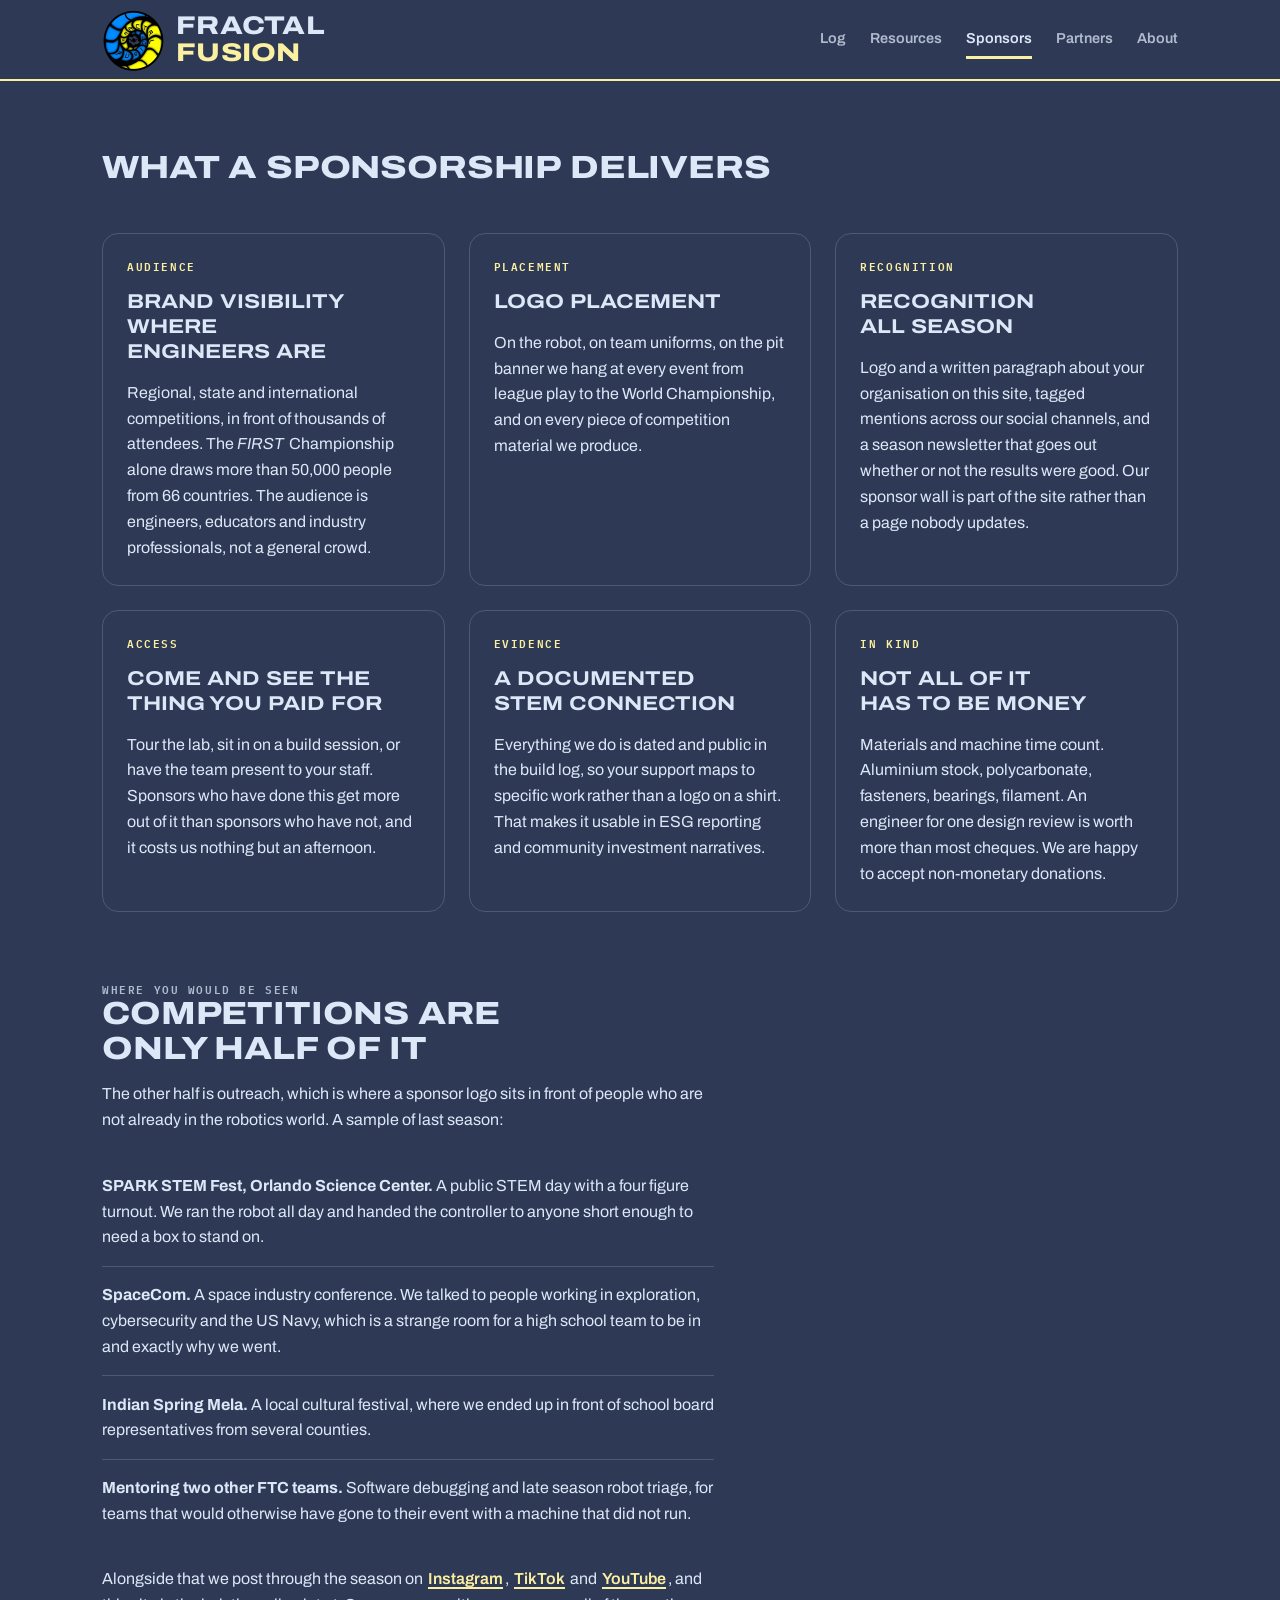
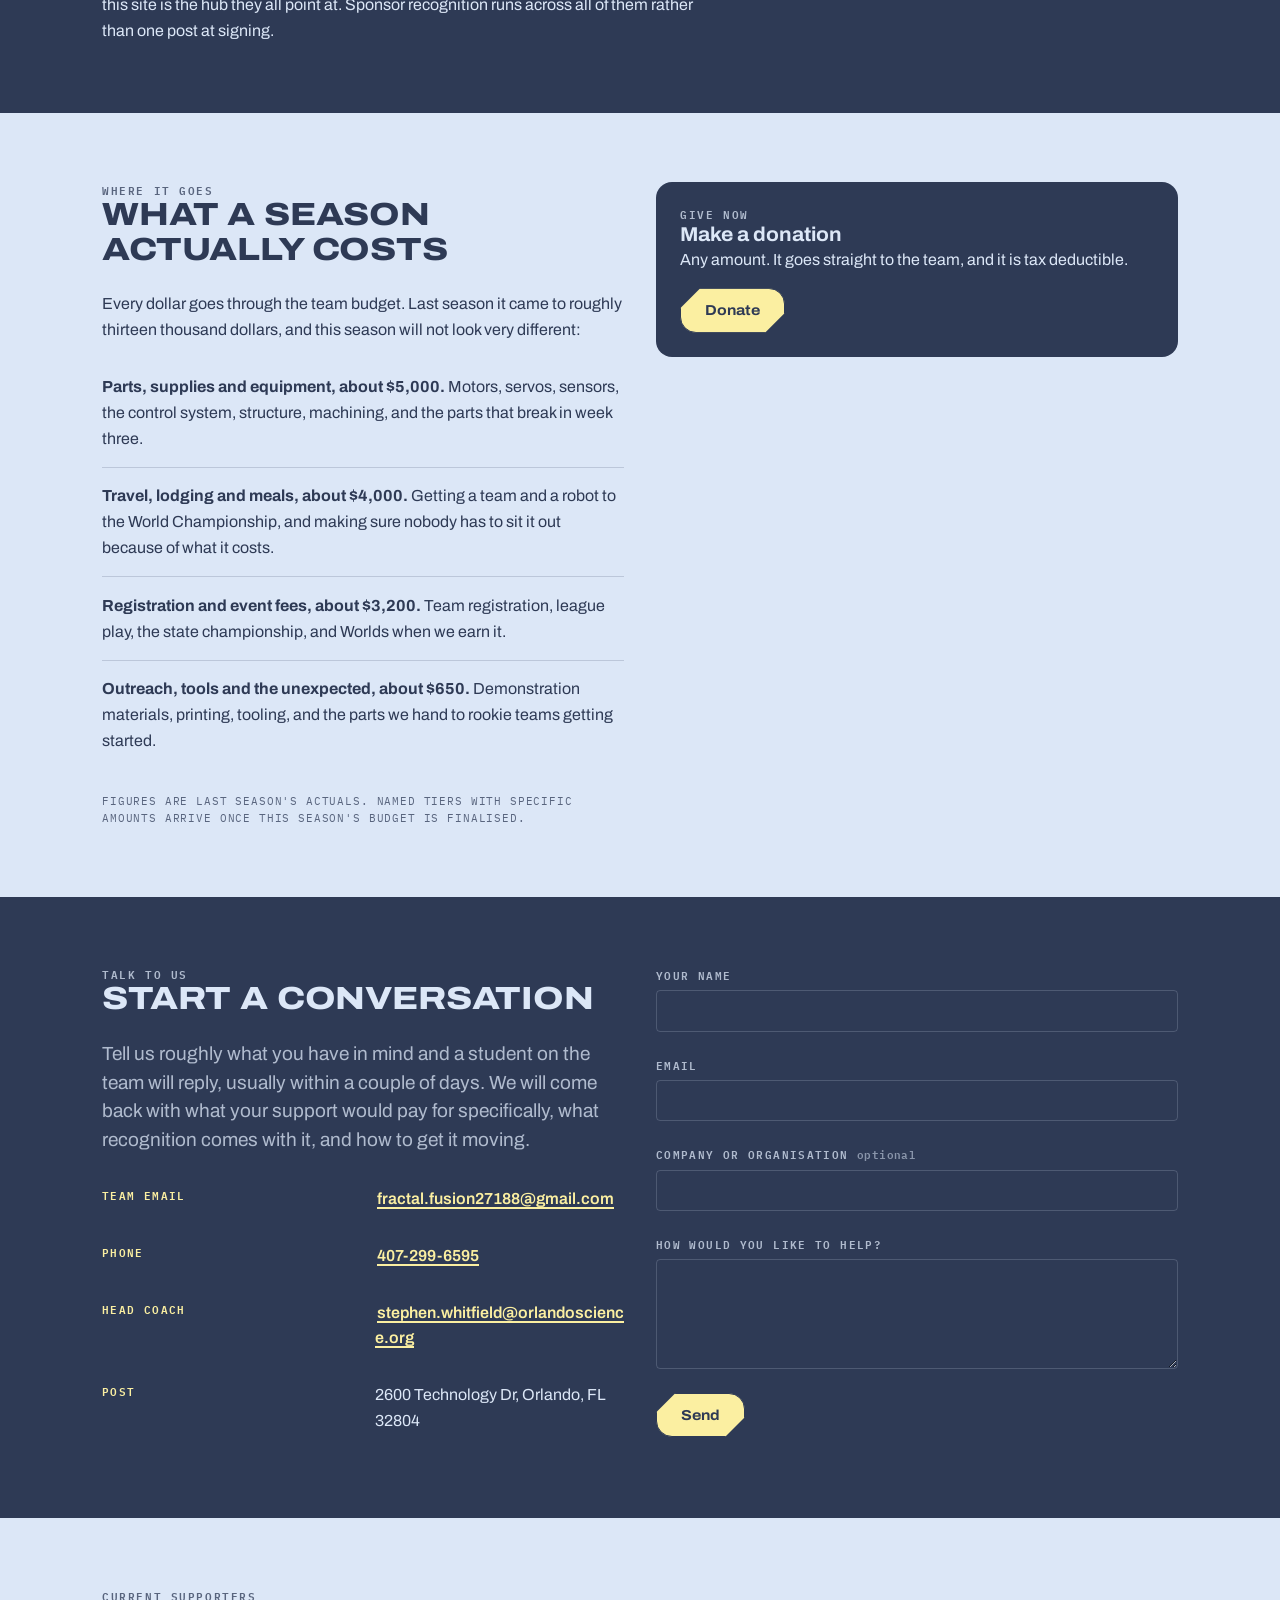
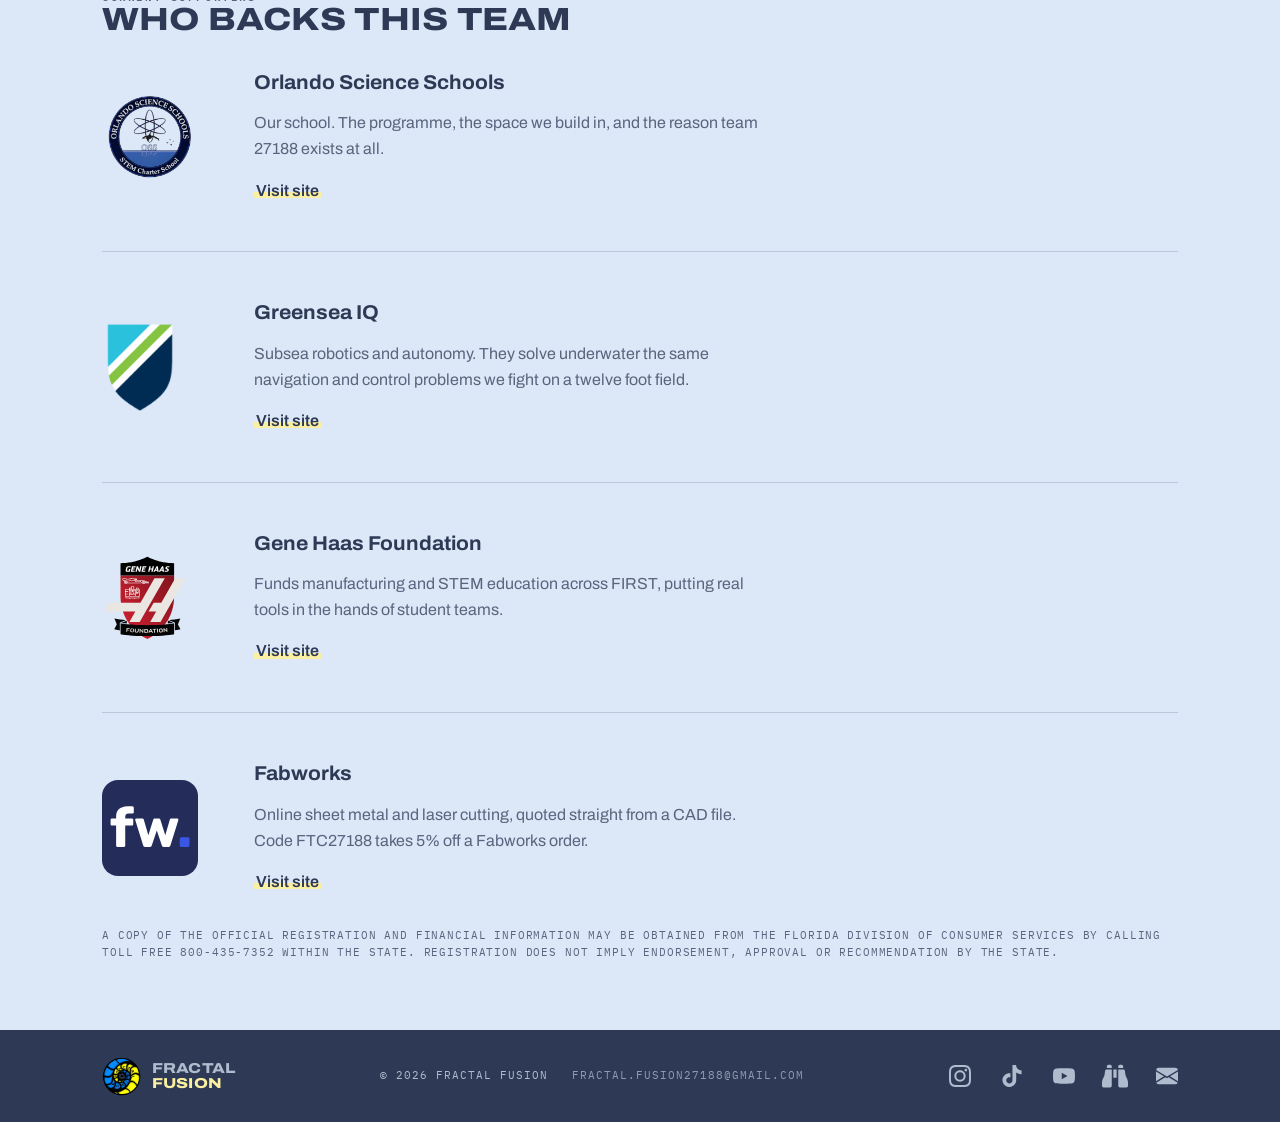
<file: sponsors.html>
<!DOCTYPE html>
<html lang="en">
<head>
<meta charset="utf-8">
<meta name="viewport" content="width=device-width, initial-scale=1">

<title>Sponsor Us | Fractal Fusion, FTC 27188</title>
<meta name="description" content="Fractal Fusion is a registered 501(c)(3) FTC team in Orlando, ranked in the top two percent of teams worldwide. Sponsorship is tax deductible.">

<link rel="icon" href="files/logos/favicon.png">
<link rel="preconnect" href="https://fonts.googleapis.com">
<link rel="preconnect" href="https://fonts.gstatic.com" crossorigin>
<link rel="stylesheet" href="https://fonts.googleapis.com/css2?family=Archivo:wdth,wght@75..125,400..800&family=IBM+Plex+Mono:wght@400;500;600&display=swap">
<link rel="stylesheet" href="style.css">

<meta property="og:type" content="website">
<meta property="og:title" content="Sponsor Us | Fractal Fusion, FTC 27188">
<meta property="og:description" content="Fractal Fusion is a registered 501(c)(3) FTC team in Orlando, ranked in the top two percent of teams worldwide. Sponsorship is tax deductible.">
<meta property="og:url" content="https://fractalfusion.tech/sponsors.html">
<meta property="og:image" content="https://fractalfusion.tech/files/logos/ffLogo-512.png">
</head>

<body data-page="sponsors">

<div id="header"></div>

<main>

  <section class="band band--dark">
    <div class="wrap">
      <div class="routes-intro">
        <h1>What a sponsorship delivers</h1>
      </div>

      <div class="grid grid--2 benefit-grid">

        <article class="card card--line benefit">
          <span class="benefit-num label">Audience</span>
          <h3>Brand visibility where engineers are</h3>
          <p>Regional, state and international competitions, in front of thousands of
             attendees. The <em>FIRST</em> Championship alone draws more than 50,000 people
             from 66 countries. The audience is engineers, educators and industry
             professionals, not a general crowd.</p>
        </article>

        <article class="card card--line benefit">
          <span class="benefit-num label">Placement</span>
          <h3>Logo placement</h3>
          <p>On the robot, on team uniforms, on the pit banner we hang at every event from
             league play to the World Championship, and on every piece of competition
             material we produce.</p>
        </article>

        <article class="card card--line benefit">
          <span class="benefit-num label">Recognition</span>
          <h3>Recognition all season</h3>
          <p>Logo and a written paragraph about your organisation on this site, tagged
             mentions across our social channels, and a season newsletter that goes out
             whether or not the results were good. Our sponsor wall is part of the site
             rather than a page nobody updates.</p>
        </article>

        <article class="card card--line benefit">
          <span class="benefit-num label">Access</span>
          <h3>Come and see the thing you paid for</h3>
          <p>Tour the lab, sit in on a build session, or have the team present to your
             staff. Sponsors who have done this get more out of it than sponsors who have
             not, and it costs us nothing but an afternoon.</p>
        </article>

        <article class="card card--line benefit">
          <span class="benefit-num label">Evidence</span>
          <h3>A documented STEM connection</h3>
          <p>Everything we do is dated and public in the build log, so your support maps
             to specific work rather than a logo on a shirt. That makes it usable in ESG
             reporting and community investment narratives.</p>
        </article>

        <article class="card card--line benefit">
          <span class="benefit-num label">In kind</span>
          <h3>Not all of it has to be money</h3>
          <p>Materials and machine time count. Aluminium stock, polycarbonate, fasteners,
             bearings, filament. An engineer for one design review is worth more than most
             cheques. We are happy to accept non-monetary donations.</p>
        </article>

      </div>

      <div class="measure outreach-intro">
        <span class="label">Where you would be seen</span>
        <h2>Competitions are only half of it</h2>
        <p>The other half is outreach, which is where a sponsor logo sits in front of
           people who are not already in the robotics world. A sample of last season:</p>
      </div>

      <div class="measure">
        <ul class="cost-list outreach-list">
          <li><strong>SPARK STEM Fest, Orlando Science Center.</strong> A public STEM day with a
              four figure turnout. We ran the robot all day and handed the controller to
              anyone short enough to need a box to stand on.</li>
          <li><strong>SpaceCom.</strong> A space industry conference. We talked to people working
              in exploration, cybersecurity and the US Navy, which is a strange room for a
              high school team to be in and exactly why we went.</li>
          <li><strong>Indian Spring Mela.</strong> A local cultural festival, where we ended up in
              front of school board representatives from several counties.</li>
          <li><strong>Mentoring two other FTC teams.</strong> Software debugging and late season
              robot triage, for teams that would otherwise have gone to their event with a
              machine that did not run.</li>
        </ul>

        <p>Alongside that we post through the season on
           <a class="lnk" href="https://www.instagram.com/ftc_27188/" target="_blank" rel="noopener">Instagram</a>,
           <a class="lnk" href="https://www.tiktok.com/@ftc_27188" target="_blank" rel="noopener">TikTok</a> and
           <a class="lnk" href="https://www.youtube.com/@FractalFusion27188" target="_blank" rel="noopener">YouTube</a>,
           and this site is the hub they all point at. Sponsor recognition runs across all
           of them rather than one post at signing.</p>
      </div>
    </div>
  </section>

  <section class="band band--light">
    <div class="wrap">
      <div class="split">

        <div class="measure">
          <span class="label">Where it goes</span>
          <h2>What a season actually costs</h2>
          <p>Every dollar goes through the team budget. Last season it came to roughly
             thirteen thousand dollars, and this season will not look very different:</p>
          <ul class="cost-list">
            <li><strong>Parts, supplies and equipment, about $5,000.</strong> Motors, servos, sensors, the control system, structure, machining, and the parts that break in week three.</li>
            <li><strong>Travel, lodging and meals, about $4,000.</strong> Getting a team and a robot to the World Championship, and making sure nobody has to sit it out because of what it costs.</li>
            <li><strong>Registration and event fees, about $3,200.</strong> Team registration, league play, the state championship, and Worlds when we earn it.</li>
            <li><strong>Outreach, tools and the unexpected, about $650.</strong> Demonstration materials, printing, tooling, and the parts we hand to rookie teams getting started.</li>
          </ul>
          <p class="note-line mono">Figures are last season's actuals. Named tiers with specific amounts arrive once this season's budget is finalised.</p>
        </div>

        <div>
          <div class="card card--dark">
            <span class="label">Give now</span>
            <h3>Make a donation</h3>
            <p>Any amount. It goes straight to the team, and it is tax deductible.</p>
            <a class="btn btn--accent" href="https://www.schoolpay.com/pay/for/Donations-for-Fractal-Fusion-Team-202627/SeoPR1G" rel="noopener">Donate</a>
          </div>
        </div>

      </div>
    </div>
  </section>

  <section class="band band--dark" id="sponsor-form">
    <div class="wrap">
      <div class="split">

        <div class="measure">
          <span class="label">Talk to us</span>
          <h2>Start a conversation</h2>
          <p class="lede">Tell us roughly what you have in mind and a student on the team
             will reply, usually within a couple of days. We will come back with what your
             support would pay for specifically, what recognition comes with it, and how
             to get it moving.</p>

          <dl class="contact-dl">
            <dt>Team email</dt>
            <dd><a class="lnk" href="mailto:fractal.fusion27188@gmail.com">fractal.fusion27188@gmail.com</a></dd>
            <dt>Phone</dt>
            <dd><a class="lnk" href="tel:+14072996595">407-299-6595</a></dd>
            <dt>Head coach</dt>
            <dd><a class="lnk" href="mailto:stephen.whitfield@orlandoscience.org">stephen.whitfield@orlandoscience.org</a></dd>
            <dt>Post</dt>
            <dd>2600 Technology Dr, Orlando, FL 32804</dd>
          </dl>
        </div>

        <form class="form" data-web3form
              action="https://api.web3forms.com/submit" method="POST">
          <input type="hidden" name="access_key" value="d6e491da-c962-41bf-93e9-3d3e856ada85">
          <input type="hidden" name="subject" value="Sponsorship enquiry from fractalfusion.tech">
          <input type="hidden" name="from_name" value="Fractal Fusion website">
          <input type="checkbox" name="botcheck" class="botcheck" tabindex="-1" autocomplete="off">

          <div class="field">
            <label for="s-name">Your name</label>
            <input id="s-name" name="name" type="text" required autocomplete="name">
          </div>

          <div class="field">
            <label for="s-email">Email</label>
            <input id="s-email" name="email" type="email" required autocomplete="email">
          </div>

          <div class="field">
            <label for="s-org">Company or organisation <span class="opt">optional</span></label>
            <input id="s-org" name="organisation" type="text" autocomplete="organization">
          </div>

          <div class="field">
            <label for="s-msg">How would you like to help?</label>
            <textarea id="s-msg" name="message" rows="5" required></textarea>
          </div>

          <button class="btn btn--accent" type="submit">Send</button>
          <p class="form-status label" role="status" aria-live="polite"></p>
        </form>

      </div>
    </div>
  </section>

  <section class="band band--light">
    <div class="wrap">
      <span class="label">Current supporters</span>
      <h2>Who backs this team</h2>
      <div class="sponsor-list" data-sponsors="detailed"></div>

      <p class="note-line mono mt">A copy of the official registration and financial information may be
         obtained from the Florida Division of Consumer Services by calling toll free
         800-435-7352 within the state. Registration does not imply endorsement, approval
         or recommendation by the state.</p>
    </div>
  </section>

</main>

<div id="footer"></div>

<script src="main.js"></script>
</body>
</html>
</file>
<file: style.css>
/* ==========================================================================
   FRACTAL FUSION, FTC 27188
   style.css, the only stylesheet on the site.

   ---------------------------------------------------------------------------
   THE PALETTE IS THREE COLOURS
   ---------------------------------------------------------------------------
   --light   periwinkle    a ground, and the text colour on navy
   --dark    slate navy    a ground, and the text colour on periwinkle
   --c1      butter        the accent

   Navy and periwinkle sit at 9.08:1 in both directions, so either one can be
   the ground and the other becomes the text. That is why a section can flip
   from light to dark without a single component changing.

   Butter behaves differently depending on what is behind it:

       on navy          9.70:1    a real text colour, use it for anything
       on periwinkle    1.07:1    invisible, so it can only ever be a shape

   On light grounds butter is a fill, a bar, a rule or an underline, never
   type. That is the one rule the whole palette rests on.

   ---------------------------------------------------------------------------
   TWO TONES, BOTH MIXED FROM currentColor
   ---------------------------------------------------------------------------
   --mute    currentColor at 75%    secondary text, labels, captions
   --hair    currentColor at 18%    borders and rules

   Because they mix from the surrounding text colour, a single token is right
   on either ground and nothing needs an override when a section flips. --mute
   clears AA both ways. Anything fainter is decoration, not reading.

   There is no third tone. If something needs to sit between the ground and
   the text, it is a surface, not a tint. See below.

   ---------------------------------------------------------------------------
   SURFACES INVERT, THEY NEVER TINT
   ---------------------------------------------------------------------------
   A card on a light ground is --dark. A card on a dark ground is --light.
   No half opacity fills, no in between shades. .card--line is the escape
   hatch for when a dense grid would otherwise be a wall of solid slabs.

   Only three components need to know which ground they are on, and they are
   grouped together in one :is() selector: .stat, .btn and .lnk. Everything
   else rides on currentColor and works out for itself.

   ---------------------------------------------------------------------------
   THERE ARE NO LAYOUT BREAKPOINTS
   ---------------------------------------------------------------------------
   Every size is clamp() against the viewport, and the two largest spacing
   steps also read viewport height so short laptops do not lose the fold to
   padding. Layouts collapse on their own using two patterns:

       grids   repeat(auto-fit, minmax(min(100%, X), 1fr))
       rows    flex-wrap, with a flex-basis that decides when an item drops

   The min(100%, X) is what stops a grid track demanding more width than the
   screen has. Without it a narrow phone gets a sideways scrollbar.

   Three @media rules exist. Two are genuine width breakpoints, one in the
   footer and one for phones, each explained where it sits. Mostly they buy
   arrangement rather than size, order and what is on which row, which no clamp
   can express. The phone one also carries a few sizes: the footer's row has to
   hold the brand and five marks at 320px, and shrinking them is only wanted on
   the screens that cannot fit them. As plain clamps those would go on changing
   the wide footer too, which is not the point. The third rule is
   prefers-reduced-motion, a user setting rather than a size.

   ---------------------------------------------------------------------------
   EDITING THIS FILE
   ---------------------------------------------------------------------------
   The palette lives in the :root block directly below. Nothing beneath it
   should ever contain a raw hex value, so the entire site reskins from three
   lines. If you find yourself reaching for a fourth colour, the answer is
   usually a surface that inverts or a tone from currentColor.

   Order: tokens, base, utilities, bands, cards, buttons, links, header,
   footer, section furniture, then one block per page feature.
   ========================================================================== */

:root{

  /* ---- COLOURS, the whole palette ------------------------------------- */
  --light : #DCE7F7;   /* periwinkle. Light ground, text on dark            */
  --dark  : #2E3A55;   /* slate navy. Dark ground, text on light           */
  --c1    : #FBEFA1;   /* butter. SHAPE on light, TEXT on dark             */

  /* ---- TONES, only two ------------------------------------------------
     Both are mixed from currentColor, so they resolve against whatever
     text colour surrounds them. One token works on either ground and
     there is nothing to override when a section flips to navy.          */
  --mute : color-mix(in srgb, currentColor 75%, transparent);  /* AA either way */
  --hair : color-mix(in srgb, currentColor 18%, transparent);  /* borders only  */

  /* ---- FONTS ----------------------------------------------------------- */
  --font  : Archivo, "Helvetica Neue", Arial, sans-serif;
  --mono  : "IBM Plex Mono", ui-monospace, SFMono-Regular, Menlo, monospace;

  /* ---- TYPE, fluid ----------------------------------------------------- */
  --t-hero  : clamp(2.25rem, 6.6vw, 4.75rem);
  --t-h1    : clamp(1.85rem, 4.8vw, 3.1rem);
  --t-h2    : clamp(1.35rem, 3.4vw, 2rem);
  --t-h3    : clamp(1.05rem, 1.7vw, 1.25rem);
  --t-body  : clamp(1rem, 1.05vw, 1.0625rem);
  --t-lede  : clamp(1.05rem, 1.6vw, 1.1875rem);
  --t-small : clamp(.9rem, 1vw, .9375rem);
  --t-label : clamp(.66rem, .82vw, .6875rem);
  --t-stat  : clamp(2rem, 4.4vw, 3.2rem);

  /* ---- SPACE, fluid ---------------------------------------------------- */
  --s1 : clamp(.35rem, .6vw,  .5rem);
  --s2 : clamp(.7rem,  1.2vw, 1rem);
  --s3 : clamp(1rem,   2vw,   1.5rem);
  --s4 : clamp(1.4rem, 3vw,   2rem);
  --s5 : clamp(2rem,   4.4vw, 3rem);

  /* These two also lean on viewport height so tall screens breathe and
     short laptops do not waste half the fold on padding. */
  --s6 : clamp(2.5rem, 4vw + 2vh, 4.5rem);
  --s7 : clamp(3rem,   5vw + 3vh, 7rem);

  /* ---- LAYOUT ---------------------------------------------------------- */
  --wrap      : 1140px;
  --wrap-text : 68ch;
  --radius    : 4px;    /* controls: inputs, select, filter buttons     */
  --radius-lg : 1rem;   /* cards and tiles, matched to the button's     */
                        /* two live corners, which are also 1rem        */
  /* The mark is square, so this is its height too, and the bar is only ever as
     tall as the mark plus its padding and the butter rule. Deriving one from
     the other means the height #header reserves before the fetch lands is
     always the height the bar turns out to be, so the page never shifts. */
  --logo-h    : clamp(48px, 5.2vw, 64px);
  --header-h  : calc(var(--logo-h) + 2 * var(--s1) + 2px);
}


/* ==========================================================================
   BASE
   ========================================================================== */

*,*::before,*::after{ box-sizing:border-box }

/* Overscroll. Rubber banding drags the whole document past its own end, and
   what shows in the gap is the canvas, not the body. With no background here
   the body's periwinkle propagates to the canvas, so bouncing at the top left
   a light strip above the navy bar and bouncing at the bottom left one below
   the navy footer. Painting the canvas navy makes both seams invisible, since
   navy is what sits at each end of every page. The body keeps its own light
   background, so nothing inside the page changes.

   Colouring it rather than killing the bounce with overscroll-behavior:none,
   which would also take pull to refresh with it. */
html{
  background:var(--dark);
  -webkit-text-size-adjust:100%;
  scroll-padding-top:calc(var(--header-h) + var(--s2));
}

body{
  margin:0;
  background:var(--light);
  color:var(--dark);
  font-family:var(--font);
  font-size:var(--t-body);
  line-height:1.62;
  -webkit-font-smoothing:antialiased;

  /* Column layout so the footer can be held on the bottom edge. dvh, not vh,
     or mobile browser chrome pushes the footer below the fold on load. */
  min-height:100vh;
  min-height:100dvh;
  display:flex;
  flex-direction:column;
}

/* The footer on the bottom, always. Short pages, which is every placeholder
   page right now, otherwise ended the footer 500px up the screen with bare
   body colour under it. main absorbs the slack, and the section that ends the
   page stretches into it, so the last band carries its own ground all the way
   down rather than handing the last 500px to whatever body happens to be. */
main{ flex:1 0 auto; display:flex; flex-direction:column }
main > :last-child{ flex:1 0 auto }

img{ max-width:100%; height:auto; display:block }

h1,h2,h3,h4{ margin:0; font-weight:800; line-height:1.08; text-wrap:balance }
h1{ font-size:var(--t-h1); font-stretch:120%; text-transform:uppercase; letter-spacing:-.005em }
h2{ font-size:var(--t-h2); font-stretch:118%; text-transform:uppercase; letter-spacing:-.005em }
h3{ font-size:var(--t-h3); font-stretch:105%; font-weight:700; line-height:1.25 }
h4{ font-size:var(--t-body); font-stretch:105%; font-weight:700 }

p{ margin:0 0 var(--s2) }

/* Italic leans into the space behind it, so <em>FIRST</em> reads as joined to
   the word after it however many spaces the markup has. A hair of margin gives
   that space back, in em so it scales with whatever type it lands in. The
   wordmark's Fusion is an em set upright, so it opts out. */
em{ margin-right:.12em }
.brand em{ margin-right:0 }
p:last-child{ margin-bottom:0 }

a{ color:inherit }

::selection{ background:var(--c1); color:var(--dark) }

:focus-visible{ outline:2px solid currentColor; outline-offset:3px; border-radius:2px }

/* Phones paint a translucent grey box over whatever is tapped, in a colour
   that belongs to the browser rather than to this site. It is dropped here and
   replaced by the :active states that sit beside each hover rule below, so a
   tap still confirms itself, just in the site's own language. */
html{ -webkit-tap-highlight-color:transparent }


/* ==========================================================================
   UTILITIES
   ========================================================================== */

/* The one exception to Archivo. */
.mono{ font-family:var(--mono) }

.wrap{
  width:100%;
  max-width:var(--wrap);
  margin-inline:auto;
  padding-inline:clamp(1rem, 4vw, 2rem);
}
.measure{ max-width:var(--wrap-text) }

.label{
  display:block;
  font-family:var(--mono);
  font-size:var(--t-label);
  font-weight:600;
  letter-spacing:.15em;
  text-transform:uppercase;
  color:var(--mute);
  line-height:1.5;
}

.lede{ font-size:var(--t-lede); color:var(--mute); line-height:1.5 }

.stat{
  display:block;        /* it is a <time> in the hero, which is inline by default */
  font-size:var(--t-stat);
  font-weight:800;
  font-stretch:118%;
  line-height:1;
  letter-spacing:-.025em;
  font-variant-numeric:tabular-nums;
}

.rule{ height:8px; width:clamp(72px, 9vw, 112px); background:var(--c1); border-radius:1px; margin-top:var(--s2) }

/* Read but not seen. For a column heading that a sighted reader gets from the
   shape of the column itself, where display:none would take it away from
   everyone. */
.vh{
  position:absolute;
  width:1px; height:1px;
  overflow:hidden;
  clip-path:inset(50%);
  white-space:nowrap;
}


/* ==========================================================================
   BANDS. Every section is either light or dark. Nothing in between.
   ========================================================================== */

.band{ padding-block:var(--s6) }
.band--light{ background:var(--light); color:var(--dark) }
.band--dark { background:var(--dark);  color:var(--light) }
.band--tight{ padding-block:var(--s5) }

/* Dark context. Only three things need to know which ground they are on,
   because everything else rides on currentColor. */
:is(.band--dark,.card--dark) .stat{ color:var(--c1) }

/* Butter arrives on hover as type on navy (9.70:1) and as a fill on
   periwinkle (1.07:1, never type). Same gesture, legal on either ground. */
:is(.band--dark,.card--dark) .btn{
  --btn-hover-bg : transparent;
  --btn-hover-fg : var(--c1);
}


/* ==========================================================================
   CARDS. A card inverts its ground. Never a tint, never a partial fill.
   ========================================================================== */

.card{
  border-radius:var(--radius-lg);
  padding:var(--s3);
  display:block;
  text-decoration:none;
}
.card--dark { background:var(--dark);  color:var(--light) }
.card--light{ background:var(--light); color:var(--dark) }

/* Outlined rather than filled, for rows where solid cards would be too heavy. */
.card--line{ background:transparent; border:1px solid var(--hair) }

a.card{ transition:transform .16s ease }
a.card:hover{ transform:translateY(-2px) }
a.card:active{ transform:translateY(0) }


/* ==========================================================================
   BUTTONS. One shape. A hairline in the button's own text colour, notched
   at the top-left and bottom-right so the stroke breaks open there and the
   other two corners round. Outline is the default. --accent is the fill,
   for the one primary action on a page.
   ========================================================================== */

.btn{
  --notch        : 1.25rem;        /* how far back the two open corners cut */
  --btn-bg       : transparent;
  --btn-hover-bg : var(--c1);
  --btn-hover-fg : var(--dark);

  display:inline-block;
  font-family:var(--font);
  font-size:var(--t-small);
  font-weight:700;
  font-stretch:110%;
  line-height:1;
  padding:.875rem 1.5rem;
  color:inherit;
  background:var(--btn-bg);
  border: 1.5px solid currentColor;
  border-radius:0 1rem 0 1rem;     /* only the two live corners ever show it */
  clip-path:polygon(
    var(--notch) 0,
    100% 0,
    100% calc(100% - var(--notch)),
    calc(100% - var(--notch)) 100%,
    0 100%,
    0 var(--notch)
  );
  text-decoration:none;
  cursor:pointer;
  transition:color .25s, background-color .25s;
}

.btn:hover,
.btn:active{ background:var(--btn-hover-bg); color:var(--btn-hover-fg) }
.btn:active{ transform:translateY(1px) }

/* clip-path cuts away the global focus ring, offset and all. Draw it inside. */
.btn:focus-visible{ outline:none; box-shadow:inset 0 0 0 2px currentColor }

.btn--accent{ --btn-bg:var(--c1); --btn-hover-bg:var(--light); color:var(--dark) }


/* ==========================================================================
   LINKS. Navy text with a yellow bar that fills upward on hover.
   ========================================================================== */

.lnk{
  color:inherit;
  font-weight:600;
  text-decoration:none;
  padding:0 2px;
  background-image:linear-gradient(var(--c1),var(--c1));
  background-repeat:no-repeat;
  background-size:100% 6px;
  background-position:0 92%;
  transition:background-size .18s ease;
}
.lnk:hover,.lnk:active,.lnk:focus-visible{ background-size:100% 100% }

/* On navy the yellow is legible type, so it simply becomes the link colour. */
:is(.band--dark,.card--dark) .lnk{
  color:var(--c1);
  background-image:none;
  text-decoration:underline;
  text-decoration-thickness:2px;
  text-underline-offset:3px;
}

/* A light card sitting inside a dark band is a light ground in its own right,
   so it takes the light treatment back. The dark rules above match on an
   ancestor, and the nearest surface is what should decide. */
.card--light .lnk{
  color:inherit;
  background-image:linear-gradient(var(--c1),var(--c1));
  background-repeat:no-repeat;
  background-size:100% 6px;
  background-position:0 92%;
  text-decoration:none;
}
.card--light .lnk:hover,
.card--light .lnk:active,
.card--light .lnk:focus-visible{ background-size:100% 100% }
.card--light .stat{ color:inherit }

/* A highlighter. Every value is in em, so the same class works on a 16px
   paragraph and on a 76px hero line: at fixed pixels the padding and corner
   shrink to a sticker once the type is large. Weight is inherited for the same
   reason, since a fixed 600 would thin any heading it landed in, and the fill
   is the emphasis anyway. box-decoration-break keeps the padding and both
   corners intact on each fragment when a highlight breaks across a line. */
.mark{
  background:var(--c1);
  color:var(--dark);
  font-weight:inherit;
  padding:.04em .2em;
  border-radius:.08em;
  -webkit-box-decoration-break:clone;
          box-decoration-break:clone;
}


/* ==========================================================================
   SITE HEADER
   The nav carries a flex-basis, so it drops to its own row on its own when
   there is no longer room beside the wordmark. Below 37rem that decision is
   taken by the phone query at the foot of the file instead, because the
   reserved height has to know which way it went.
   ========================================================================== */

/* The bar is pinned by its wrapper, not by .site-head itself. A sticky element
   only sticks while its own containing block is on screen, and .site-head's
   containing block is this one-bar-tall div, so sticking it there let the bar
   scroll straight off once you passed its own height. Sticking the wrapper
   instead gives it body as its containing block: pinned for the whole scroll.
   Sticky also keeps the bar in flow, so it reserves its own height: no offset
   to keep in sync, and no jump when the nav wraps to a second line. */
#header{
  position:sticky; top:0; z-index:50;
  min-height:var(--header-h);           /* reserve space before the fetch lands */
}

/* Opaque, so the page genuinely disappears underneath rather than showing
   through. Every ground this bar can sit over is one of the two palette
   colours, so a flat navy fill is all it needs. */
.site-head{
  background:var(--dark); color:var(--light);
  min-height:var(--header-h);
  display:flex; align-items:center;
  padding-block:var(--s1);
  /* A butter hairline closes the bar off. Navy over a light page separates
     on its own, but over a navy section the two grounds merge, and this rule
     is the only thing that draws the edge there. Butter reads on navy either
     way, so one line covers both cases. */
  border-bottom:2px solid var(--c1);
}
.site-head .wrap{
  display:flex; align-items:center; flex-wrap:wrap;
  gap:var(--s1) var(--s3);   /* the row gap only bites once the nav wraps */
}

.brand{ display:flex; align-items:center; gap:.625rem; text-decoration:none; color:var(--light); flex:0 0 auto }
.brand img{ width:clamp(32px, 3.4vw, 40px); height:auto; transition:transform .3s ease }
.brand:hover img{ transform:rotate(12deg) }

/* The bar's mark is the larger of the two. --header-h derives from this value,
   so the bar and the space reserved for it cannot drift. */
.site-head .brand img{ width:var(--logo-h) }
.brand span{
  font-weight:800; font-stretch:120%; font-size:clamp(.9rem, 1.1vw, 1rem);
  text-transform:uppercase; letter-spacing:.01em; line-height:1.05;
}
.brand em{ font-style:normal; color:var(--c1) }

/* Beside a mark that size the shared wordmark size reads as an afterthought,
   so the header's scales off the mark instead, at the same mark-to-wordmark
   ratio the footer sets. One lockup, two sizes, no second number to keep. */
.site-head .brand span{ font-size:calc(var(--logo-h) / 2.5) }

/* Both halves ease rather than snap, on the same .3s as the mark's tilt above,
   so the whole gesture moves as one thing. The reduced-motion rule at the foot
   of the file switches all three off together. */
.brand span,
.brand em{ transition:color .3s ease }

/* The two colours trade places on hover: Fractal takes the butter, Fusion
   takes the ground colour. Stated on both halves rather than letting Fractal
   ride an inherited link hover, so the swap survives a change to that rule.
   One anchor holds mark and wordmark, so hovering either one runs the lot. */
.brand:hover span{ color:var(--c1) }
.brand:hover em  { color:var(--light) }

.site-nav{
  display:flex; gap:var(--s3);
  overscroll-behavior-x:contain;   /* swiping past the last tag stays in the row */
  flex:1 1 22rem;          /* below ~22rem of free space the nav wraps to its own line */
  min-width:0;             /* lets the nav shrink and scroll rather than stretch the bar */
  overflow-x:auto;
  scrollbar-width:none;
}

/* Right aligns the nav when there is spare room, and collapses to zero when
   there is not. justify-content:flex-end would instead push the overflow off
   the left edge, where it cannot be scrolled back into view. */
.site-nav > a:first-child{ margin-left:auto }
.site-nav::-webkit-scrollbar{ display:none }
.site-nav a{
  font-size:var(--t-small); font-weight:600;
  color:var(--mute); text-decoration:none;
  white-space:nowrap; padding-block:.375rem;
  border-bottom:3px solid transparent;
}
.site-nav a:hover,
.site-nav a:active{ color:var(--light) }
.site-nav a.is-active{ color:var(--light); border-bottom-color:var(--c1) }
/* ==========================================================================
   SITE FOOTER
   One row that wraps: brand, legal and contact strip, marks. No divider and
   no second row, so the whole thing is one line tall wherever it fits.
   ========================================================================== */

.site-foot{ background:var(--dark); color:var(--light); padding-block:var(--s3) }
.site-foot a{ color:var(--mute); text-decoration:none }
.site-foot a:hover,
.site-foot a:active{ color:var(--c1) }

/* Brand left, marks right, strip between. space-between does that on one line
   and stacks the three in source order when the line runs out. */
.site-foot .wrap{
  display:flex; flex-wrap:wrap; align-items:center;
  justify-content:space-between;
  gap:var(--s2) var(--s3);
}

/* Held on one line as far down as the type can legibly go. The font size is
   the one place on the page that does not sit on a --t token: this strip has
   to carry three fixed strings side by side, so it keys off the viewport
   instead, bottoming out at the floor for legible mono. Once it has a line to
   itself it centres, which is also where it starts wrapping internally. */
.foot-legal{
  /* Grows into whatever the brand and the marks leave, so on one line it sits
     centred between them. nowrap here on purpose: inline, this strip is either
     one line or it is not inline at all. It never stacks between the brand and
     the marks, which is what the breakpoint below is for. */
  flex:1 1 auto;
  display:flex; flex-wrap:nowrap; justify-content:center;
  gap:var(--s1) var(--s3);
  font-family:var(--mono); font-size:clamp(.58rem, 1.1vw, .6875rem);
  letter-spacing:.09em; text-transform:uppercase; color:var(--mute);
}
.foot-legal > *{ white-space:nowrap }

/* The view count. Same mono strip as the copyright beside it, a shade quieter:
   it is the least important thing on the line, and it is a number nobody came
   for. [hidden] is doing real work here, so nothing overrides it. */
.foot-views{ color:var(--mute) }

/* Brand marks, not words. Every link is a --hit box, finger sized, holding a
   quiet --mark glyph. Each one paints its mark as a mask filled with
   currentColor: the shape lives in files/logos, the colour stays in the
   palette, so they inherit the mute-to-butter hover set above and nothing is
   baked into the asset. */
.foot-social{
  --mark : 1.375rem;              /* the glyph */
  --hit  : 2.75rem;               /* the tap target around it */

  display:flex; flex-wrap:wrap; align-items:center;
  gap:var(--s1);
  min-width:0;                    /* lets the row wrap instead of running past the wrap */
}
.foot-social .soc{
  display:inline-flex; align-items:center; justify-content:center;
  width:var(--hit); min-height:var(--hit);
}
.foot-social .soc::before{
  content:"";
  width:var(--mark); height:var(--mark);
  background:currentColor;
  -webkit-mask:var(--soc) center / contain no-repeat;
          mask:var(--soc) center / contain no-repeat;
}

/* One line per mark. Paths are relative to this stylesheet, which sits beside
   the folder, so they hold on every page. */
.soc--instagram{ --soc:url("files/logos/instagramLogo.svg") }
.soc--tiktok   { --soc:url("files/logos/tiktokLogo.svg") }
.soc--youtube  { --soc:url("files/logos/youtubeLogo.svg") }
.soc--ftcscout { --soc:url("files/logos/ftcscoutLogo.svg") }
.soc--email    { --soc:url("files/logos/emailIcon.svg") }

/* The binoculars are drawn tall and narrow, so at a shared height they read
   lighter than the marks beside them. Widening the box is the wrong lever,
   that would break the rhythm, so the glyph itself grows instead. */
.soc--ftcscout::before{ --mark:1.625rem }

/* Pull back the first and last boxes' slack so the marks, not the empty half
   of their targets, line up with the wrap edges. */
.foot-social .soc:first-child{ margin-left:calc((var(--mark) - var(--hit)) / 2) }
.foot-social .soc:last-child{ margin-right:calc((var(--mark) - var(--hit)) / 2) }

/* The one breakpoint in the stylesheet, and it buys something no fluid value
   can: order. Wide, the strip sits between the brand and the marks on one
   line. Below this it drops to a line of its own at the bottom and the marks
   come up beside the brand, which is a different order, not a different size.
   It is set a little above the width where the strip's single line actually
   runs out, so the strip is never caught stacking in the middle of the row. */
@media (max-width:58rem){
  .site-foot .foot-social{
    order:1;
    margin-left:auto;      /* holds the marks right even alone on their line */
  }
  .site-foot .foot-legal{
    order:2;
    flex-basis:100%;       /* its own line, so its centring has room to read */
    flex-wrap:wrap;        /* and now it may break, since the line is its own */
  }
}


/* ==========================================================================
   PAGE HEADER, the block under the nav on every interior page
   ========================================================================== */

/* Light, on the same ground as the band below it, so the two run together as
   one opening rather than reading as a slab and then the page. That is also
   why the bottom padding is shorter than the top: with no colour change to
   justify it, a full --s6 either side left the title stranded from its own
   content.

   No hairline along the bottom, and no edge of any kind. The head and the
   band under it are one ground and one opening, and a line across it drew a
   seam where there is no change to mark. What separates them now is only the
   space, which is why that space is short: the two steps below add to about
   half what the line used to sit inside, close enough that the title reads as
   belonging to the text rather than as a slab above it. */
.page-head{
  background:var(--light); color:var(--dark);
  padding-block:var(--s5) var(--s3);
}
/* The top margin is the gap under the label. A head that opens straight on
   its title has no label to clear, and the section's own padding is already
   the space it wants. */
.page-head h1{ margin-top:var(--s2); max-width:16ch }
.page-head h1:first-child{ margin-top:0 }
.page-head .lede{ margin-top:var(--s3); max-width:52ch }

/* The band straight after a head is a continuation of that opening, not a new
   section, so it starts on a shorter step than a band that follows a real
   change of ground. */
.page-head + .band{ padding-top:var(--s4) }


/* ==========================================================================
   HOME hero
   ========================================================================== */

/* Navy, and the ground is declared in the markup with band--dark rather than
   set here, because three rules downstream key off that class: the stats turn
   butter, the buttons hover to butter type instead of a butter fill, and links
   become butter. Setting background here instead would leave all three reading
   the hero as a light section. No rule along the bottom either: the strip below
   is periwinkle, so the tone change is the edge.

   Every gap in here is one step down the space scale from where it started. */
.hero{
  padding-block:var(--s3) var(--s2);
  overflow:hidden;      /* contains the robot's full bleed row, see below */
}

/* With the robot in place the band is edged by a butter rule at each end: the
   header's at the top and the stage's own at the bottom. A pad outside either
   of them reads as a navy gutter beside a border, so both go. With no robot
   there are no rules and the pads are what keep the words off the header and
   the band below, so they only go when the stage has something in it. */
.hero:has(.hero-stage:not(:empty)){ padding-block:0 }
/* One cell, holding the words and the robot on top of each other. The words
   carry the buttons now, so everything the hero says is inside the robot's row
   and above the butter rule that closes it. Same arrangement at every width: a
   phone gets the band a desktop does, only narrower. */
.hero .wrap{
  display:grid;
  grid-template-columns:minmax(0, 1fr);
}
/* The pad is clearance between the buttons and the butter rule. It only shows
   when the words are what make the row tall, which is the narrow case: where
   the robot is taller, the head is centred in the row and the pad disappears
   into the centring. */
.hero .wrap > .hero-head{
  grid-area:1 / 1; align-self:center; min-width:0;
  /* The pad is on the words, not on the hero, so the band still starts flush
     under the header while the label keeps a little air beneath the rule. A
     hero level pad would push the band down with it and put the gap back.

     The bottom is a step below the top rather than a step above it. The buttons
     already carry their own bracket below the type, so the pad only has to keep
     that shape off the butter rule, not clear the type itself. */
  padding-block:var(--s2);
}

.hero h1{ font-size:var(--t-hero); max-width:15ch; margin-top:var(--s1) }
.hero .lede{ margin-top:var(--s2); max-width:46ch }

/* z-index over the stage's 1, or the viewer's canvas covers the buttons and
   swallows the clicks. The margin is the clearance the row gap used to give
   them, now that they are inside the head rather than a row below it. */
.hero-actions{
  position:relative; z-index:2;
  margin-top:var(--s3);
  display:flex; flex-wrap:wrap; gap:var(--s2);
}

/* Row one, over the words, and the full width of the window rather than of the
   wrap: the robot is meant to be able to cross the whole screen once it is
   zoomed in. The margin is the usual full bleed pair to width:100vw, and
   .hero's clip absorbs the scrollbar's worth that 100vw overshoots by.

   min-height, because otherwise the row is only as tall as the words and the
   robot would be tiny. It is the robot that decides how tall row one is, and
   the buttons sit under whatever that comes to. */
.hero-stage{
  --stage-h:clamp(20rem, 26vw + 14vh, 38rem);

  grid-area:1 / 1;
  z-index:1;
  position:relative;
  overflow:hidden;
  width:100vw;
  margin-inline:calc((100% - 100vw) / 2);

  /* No climb needed any more: the hero drops its own top pad whenever the stage
     is filled, so row one already starts flush under the header. */
  min-height:var(--stage-h);

  /* The same butter rule the header carries, for the same reason: it is the
     edge of a band. Without it a zoomed in robot ends on a raw cut, which reads
     as clipping rather than as a deliberate edge. Two ends of one band, the
     header's rule at the top and this at the bottom. */
  border-bottom:2px solid var(--c1);
}

/* Transparent so the hero ground shows through, and never a scroll trap on
   touch: the viewer only takes the pointer when a drag starts on it.

   The canvas is wider than the window on purpose. A model-viewer centres its
   model in its own box, so moving the box is how the robot gets placed, and
   .hero-stage clips the overhang. Sliding the camera's look at point sideways
   would do it too, but it makes the robot swing across the screen as it turns
   rather than spin on the spot: 97px of drift measured, against 0px for this.

   The slide is a proportion of the window, not a distance, so the robot sits in
   the same place relative to the screen at every size rather than drifting as
   the window changes. 30vw right of centre puts its middle at 80% across, which
   is where it sits at 1024px and wider.

   Below that it goes further right, on the same ramp the lift above uses and
   from the same 64rem start, so both corrections come in together as the window
   narrows. The words are what it is getting out of the way of: the heading wraps
   to more lines as the band narrows, so the empty right hand end it was sitting
   over shrinks at exactly the width the robot would otherwise start crossing the
   text. The ramp is capped at 10vw so the robot cannot walk off the edge on the
   smallest screens; at that cap its middle is 90% across.

   The lift is in the insets above, not the transform, and it is zero on
   anything 1024px or wider. Below that the band is nearly as tall as the words
   while the robot inside it has been walked back by the camera, so a centred
   robot leaves a hole above it and sits on the lede underneath. Raising it
   fills the hole, and it uncovers the lede on the way: the space it moves into
   is the short right hand end of the first heading lines, which is empty.

   Growing the canvas rather than moving it makes it taller than the band, and a
   model-viewer sizes its model against the frame height, so the robot would
   come out bigger by the same ratio. main.js divides that ratio back out of the
   resting distance, which is why restingRadius takes the element.

   It used to be guarded against running off a narrow screen. It is not any
   more and does not need to be: what made a phone's robot too big to sit at
   80% was the camera holding one fixed distance, and main.js now walks that
   distance back as the window narrows. A little of the robot may cross the
   right edge on the smallest screens, which is intended. The band is a full
   bleed crop at both ends anyway.

   Zoomed in, the robot grows about wherever that has put it and crosses the
   words on its way to filling the window. */
.hero-stage model-viewer{
  position:absolute;
  left:-35%;
  width:170%;

  /* Anchored to the band's bottom and grown upward, rather than moved upward.
     Twice the lift added above and the bottom pinned to 0 puts the canvas
     middle one lift higher while its bottom edge stays on the butter rule, so a
     zoomed in robot still reaches the bottom of the band. Translating it
     instead, which is what this used to do, carried the bottom edge up with it
     and left a strip of bare navy behind the buttons. */
  top:calc(-2 * max(0px, (64rem - 100vw) * 0.12));
  bottom:0;
  height:auto;   /* model-viewer ships a default height that would beat the insets */

  transform:translateX(calc(30vw + min(10vw, max(0px, (64rem - 100vw) * 0.09))));
  background-color:transparent;
  --poster-color:transparent;
  touch-action:pan-y;
}

/* The viewer ships a loading bar in its shadow root, a translucent black rule
   pinned across the top of the stage. It is not in the palette and there is
   nothing here worth waiting for, so it goes. ::part is the only way in. */
.hero-stage model-viewer::part(default-progress-bar){ display:none }

/* No model, no empty box. main.js sets this when it declines to fetch, so the
   hero collapses back to exactly the layout it had before the robot existed. */
.hero-stage:empty{ display:none }



/* The three numbers are very different widths: a countdown like 17:22:11:40 is
   about 6.7em where 2,000+ is 3.4em. Equal columns cannot hold both at one
   size, so the cells are sized by their contents and share the leftover space
   equally. Each number gets exactly the width it needs and the visual gaps
   stay even, because every cell takes the same extra.

   The row never wraps. It holds all three side by side down to a 320px phone,
   which is what --t-stat's lower bound and the short labels are sized for. */
.statrow{
  display:flex; flex-wrap:wrap;
  gap:var(--s3) var(--s4);
}

/* The strip is the numbers and nothing else, so it does not need a band's full
   padding to hold them. */
.stats{ padding-block:var(--s3) }
.statrow > div{ flex:1 1 auto }

/* Its own size is the point, so the only thing it needs is a promise not to
   fold in the middle of a clock. */
.stat--timer{ white-space:nowrap }
.statrow .label{ margin-top:var(--s1) }


/* The home page strip holds its three numbers on one line at every width,
   down to a 320px phone. Three things make that fit, and all three are
   needed: cells sized by their contents rather than in equal thirds, a gap
   that gives back its space as the screen narrows, and a stat size whose
   lower bound is small enough that the countdown, much the widest of the
   three, still clears its neighbours.

   The labels are one or two short words for the same reason. Lengthen one
   and it becomes the widest thing in its cell, and the row stops fitting. */
.stats .statrow{
  flex-wrap:nowrap;
  /* Wide enough on a laptop that the three read as separate figures, and
     wound back on a phone to whatever is left once the numbers have taken
     their width. 4.2vw is the most a 320px screen can give and still hold
     the row on one line. */
  gap:clamp(0.85rem, 4.2vw, 3.25rem);
  align-items:start;
  justify-content:center;
}
/* Centred within its own cell too, so each number sits over its label rather
   than the pair sharing a left edge. */
.stats .statrow > div{ flex:0 1 auto; min-width:0; text-align:center }
.stats .statrow .label{ white-space:nowrap }

/* The clock cannot give any width back. Its digits are nowrap by the rule
   above, so when the row runs short the flex algorithm takes width off this
   cell anyway and the time spills out of it. Holding it at its own size sends
   the shortfall to the two cells that can absorb it. */
.stats .statrow > .statcell--timer{ flex-shrink:0 }

/* One exception to that nowrap, at the width where it stops being possible.
   A label of two short words fits three-across down to 320px; "Views
   (socials)" is longer than that. Below this the labels may break, so the row
   keeps its three columns and gains a line rather than losing a number. Above
   20rem every label still sets on one line and nothing changes. */
@media (max-width:20rem){
  .stats .statrow .label{ white-space:normal }
}
.stats .stat{ font-size:clamp(1.05rem, 4.6vw, 3.2rem) }


/* ==========================================================================
   GRIDS
   ========================================================================== */

.grid{ display:grid; gap:var(--s3) }
.grid--3{ grid-template-columns:repeat(auto-fit, minmax(min(100%, 16rem), 1fr)) }
.grid--2{ grid-template-columns:repeat(auto-fit, minmax(min(100%, 20rem), 1fr)) }


/* ==========================================================================
   ENGINEERING LOG
   ========================================================================== */

.log-bar{
  display:flex; flex-wrap:wrap; align-items:baseline;
  gap:var(--s2) var(--s3);
  margin-bottom:var(--s4);
}

.log-filters{ display:flex; flex-wrap:wrap; gap:var(--s1) var(--s2) }
.log-filters button{
  font-family:var(--font);
  font-size:var(--t-small);
  font-weight:600;
  line-height:1;
  padding:.55rem .9rem;
  border:1px solid var(--hair);
  border-radius:var(--radius);
  background:transparent;
  color:inherit;
  cursor:pointer;
  transition:background-color .14s ease, color .14s ease;
}
.log-filters button:hover,
.log-filters button:active{ border-color:currentColor }
.log-filters button:active{ transform:translateY(1px) }
/* The selected filter inverts its ground, the same way a card does. */
.log-filters button.is-active{ background:var(--dark); color:var(--light); border-color:var(--dark) }

.log-count{ margin-left:auto }

.log-grid{
  display:grid;
  gap:var(--s3);
  /* auto-fill, not auto-fit: empty tracks are kept, so a filter that leaves
     one or two entries gets cards the same width as the unfiltered grid
     instead of stretching them across the band. */
  grid-template-columns:repeat(auto-fill, minmax(min(100%, 17rem), 1fr));
}

.log-card{ padding:0; overflow:hidden; display:flex; flex-direction:column }
.log-thumb{ width:100%; aspect-ratio:8 / 5; object-fit:cover }
.log-card .log-meta{ padding:var(--s3) var(--s3) 0 }
.log-card h3{ padding:var(--s2) var(--s3) 0 }
/* Grid rows are equal height, so the summary takes up any spare room. That
   keeps every card's footer on its bottom edge, thumbnail or not. */
.log-summary{ padding:var(--s2) var(--s3) var(--s3); color:var(--mute);
  font-size:var(--t-small); flex:1 1 auto }
.log-card .sample{ margin:0 var(--s3) var(--s3) }

/* Marks the sample entries that shipped with the site. Deliberately hard to
   miss, so none of them reach the public site as though they were real. */
.sample{
  display:inline-block;
  font-family:var(--mono);
  font-size:var(--t-label);
  font-weight:600;
  letter-spacing:.1em;
  text-transform:uppercase;
  background:var(--c1);
  color:var(--dark);
  padding:.3rem .55rem;
  border-radius:2px;
}
.page-head .sample{ margin-top:var(--s3) }


/* ---- single entry ---- */

/* The body runs the full width of the band and the prose is held to the
   measure inside it, rather than the other way round. That is what lets a
   wide figure break out of the column of text while the text itself stays
   readable. */
.entry-body{ font-size:var(--t-lede); line-height:1.68 }
.entry-body > p{ margin-bottom:var(--s3); max-width:var(--read-w) }

/* Pictures are capped by HEIGHT, not width, and this is the reason: the photos
   come off phones, so they are portrait, and a 3:4 photograph at the width of
   the text stands 880px tall. That is taller than the window it is being read
   in, so the picture never appears in full and its caption is never on screen
   beside it. Capping the height puts the whole of both in view at once. Width
   then follows from the shape of the picture, which is why a tall one comes
   out narrower than a wide one rather than all of them matching.

   The px half of the min() stops a very tall window blowing the pictures up
   past the point where more size tells you anything. */
.entry-body{
  --figure-h:min(72vh, 720px);
  /* The width actually available inside the band. It has to be stated in these
     terms, not as a percentage: a figure shrinks to fit its picture, and a
     percentage measured against a box that is itself measured from its contents
     resolves to nothing, which is how a phone photo ends up wider than the
     phone. Mirrors what .wrap actually leaves: it is capped at --wrap and that
     cap is on the border box, so the gutters come off the inside of it. Take
     the gutters off only the viewport and every width here is 64px optimistic,
     which is enough to push a pair of pictures onto separate lines on a screen
     with room for both. */
  --band-w:calc(min(100vw, var(--wrap)) - 2 * clamp(1rem, 4vw, 2rem));

  /* A measure of its own, wider than --wrap-text and fluid rather than fixed.
     --wrap-text is the site's prose cap and it is shared by every .measure on
     every page, so it cannot be opened up here without opening up all of them.
     An entry is the one thing on the site read end to end rather than scanned,
     and at 68ch on a wide screen it was a column down the left of an otherwise
     empty band.

     The floor is --wrap-text, so nothing is ever narrower than it was. The vw
     term is what does the work between a laptop and a desktop, and the 80ch
     ceiling is where a line stops being a line anyone tracks back from. On a
     screen too narrow for the floor the band's own padding wins anyway, so the
     bottom of the clamp never costs a phone anything.

     64vw is picked so the middle term overtakes the floor at almost exactly
     the width where the band stops growing. Lower than that and there is a
     stretch of laptop widths where the band has already opened up and the text
     is still sitting at its old measure, which reads as the rule not working
     rather than as a decision. */
  --read-w:clamp(var(--wrap-text), 64vw, 80ch);

  --figure-w:min(var(--read-w), var(--band-w));
}

/* Figures sit in the run of text, so they need air above and below, not just
   above: a picture between two paragraphs belongs to neither. The figure
   shrinks to its picture so the caption sets to that width too, rather than
   running on past the edge of what it captions. */
.entry-figure{ margin:var(--s5) 0; width:fit-content; max-width:100% }
.entry-figure img{
  display:block;
  width:auto; height:auto;
  max-width:var(--figure-w);
  max-height:var(--figure-h);
  /* The card radius, not the control radius: a photograph is a slab on the
     page like a card is, and the two read as the same family at a glance. */
  border-radius:var(--radius-lg);
}
.entry-figure figcaption{ margin-top:var(--s2); max-width:var(--figure-w) }

/* One per entry, at most. The break in rhythm is the whole point of it, and
   it stops being a break if everything does it. Screenshots and CAD live
   here, being unreadable at the width of the text. */
.entry-figure--wide{ --figure-w:var(--band-w) }

/* Two pictures of one thing, side by side. The shared height cap is what makes
   the row read as a row: both come out the same height whatever their shapes,
   so the eye can move across instead of resizing itself at every gap. It is a
   lower cap than a lone picture gets, because two of them have to share the
   width. flex-wrap is the narrow-window behaviour: rather than shrink the pair
   to stamps, the row breaks and they stack. */
.entry-figures{
  display:flex; flex-wrap:wrap; align-items:flex-start;
  gap:var(--s3);
  margin:var(--s5) 0;
  --figure-h:min(56vh, 520px);
  /* Two of them share the band between them, less the gap. --band-w is already
     the space inside the gutters, so this is what a pair can really have. */
  --figure-w:calc((var(--band-w) - var(--s3)) / 2);
}
.entry-figures .entry-figure{ margin:0; flex:0 1 auto; min-width:0 }

.entry-nav{
  display:flex; flex-wrap:wrap; gap:var(--s3);
  justify-content:space-between;
  margin-top:var(--s6); padding-top:var(--s3);
  border-top:1px solid var(--hair);
}
.entry-step{
  display:grid; gap:.35rem;
  text-decoration:none; color:inherit;
  max-width:26rem; font-weight:600;
}
.entry-step:hover span:last-child,
.entry-step:active span:last-child{ text-decoration:underline; text-underline-offset:3px }
.entry-step--next{ text-align:right; margin-left:auto }


/* ==========================================================================
   SPONSOR STRIP
   One set of logos sits in the markup. main.js clones it until half the run
   overflows the viewport, then the run slides exactly half its width, which
   lands a clone where the original was and loops with no seam.

   The trailing gap is padding on each set rather than a gap on the run: with
   gap, N sets have only N-1 gaps, the two halves are not the same width, and
   the loop jumps by half a gap on every cycle.
   ========================================================================== */

.marquee{
  --spon-gap : clamp(1.5rem, 4vw, 3rem);
  margin-top:var(--s2);
  overflow:hidden;

  /* Room inside the clip box for a name to slide down into. overflow cannot be
     hidden on one axis and visible on the other, so without this the reveal is
     cut off at the logo line. */
  padding-bottom:1.25rem;

  /* Logos enter and leave instead of being sliced off at the edge. Black here
     is an alpha stop, not a colour: the mask only reads the alpha channel. */
  -webkit-mask-image:linear-gradient(90deg, transparent, black 7%, black 93%, transparent);
          mask-image:linear-gradient(90deg, transparent, black 7%, black 93%, transparent);
}

/* Its own paddings rather than band--tight's: the label wants air above it,
   the logos need very little under them, and --s5 on both sides was the gap
   you could see. */
/* The strip is a label and a line of logos, so it wants very little of its
   own. Nothing at the bottom: the marquee already carries the clip room the
   hover reveal needs, and a band pad under that reads as a second gap.

   The band after it gives up most of its top pad too. --s6 is written for two
   blocks of text meeting; against a row of logos it left a hole. */
.sponsors{ padding-block:var(--s2) 0 }
.sponsors + .band{ padding-top:var(--s3) }

.marquee-run{ display:flex; width:max-content }
.marquee-run.is-running{ animation:marquee var(--marquee-time, 40s) linear infinite }
.marquee:is(:hover,:focus-within) .marquee-run{ animation-play-state:paused }

@keyframes marquee{ to{ transform:translateX(-50%) } }

.marquee-set{
  display:flex; align-items:center;
  gap:var(--spon-gap);
  padding:0 var(--spon-gap) 0 0;   /* the trailing gap. See the note above. */
  margin:0; list-style:none;
}

.marquee-set > li{ display:flex }

/* Each cell is the sponsor's link. Height is a variable because the slide
   distance below is measured from it. */
.spon{
  --spon-h : clamp(56px, 6vw, 80px);
  position:relative; flex:0 0 auto;
  display:flex; align-items:center; justify-content:center;
  width:clamp(104px, 11vw, 140px);
  height:var(--spon-h);
  text-decoration:none;
}

/* The name starts dead centre, where the mark covers it, and slides down out
   from under it. It stays at z-index 0 for the whole trip, so the mark occludes
   it on the way out and it reads as coming from behind rather than fading in
   on top. */
.spon-name{
  position:absolute; left:50%; top:50%; translate:-50% -50%;
  z-index:0;
  white-space:nowrap;
  font-family:var(--mono); font-size:var(--t-label); font-weight:600;
  letter-spacing:.14em; text-transform:uppercase;
  color:var(--mute);
  opacity:0;
  transition:translate .32s ease, opacity .2s ease;
}
.spon img{
  position:relative; z-index:1;
  max-width:100%; max-height:100%; width:auto;
  object-fit:contain;
}

/* Keyboard and touch get the same reveal a pointer does, and the strip holds
   still for it. */
:is(.spon:hover, .spon:active, .spon:focus-visible) .spon-name{
  opacity:1;
  translate:-50% calc(-50% + var(--spon-h) / 2 + .5rem);
}


/* ==========================================================================
   SECTION FURNITURE
   ========================================================================== */

.section-bar{
  display:flex; flex-wrap:wrap; align-items:end;
  gap:var(--s2) var(--s4);
  justify-content:space-between;
  margin-bottom:var(--s4);
}
/* Its own step below --t-h2. The heading shares a row with the button, so on a
   narrow window it is working in whatever width the button leaves rather than
   the whole wrap, and --t-h2's floor was tall enough there to break it into
   four lines. Same slope as --t-h2, so from about 640px up this is the size it
   always was; only the floor moves. .9rem is the largest floor that still fits
   the heading on two lines in the 128px an SE leaves it: 1rem is four. */
.section-bar h2{ font-size:clamp(.9rem, 3.4vw, 2rem); margin-top:var(--s1) }

/* The heading takes the row and shrinks into it, so it and the button stay on
   one line. Without a basis the heading asks for its full width up front and
   the button is pushed onto a line of its own long before the row is actually
   full. The basis is small on purpose: it is only the width at which the pair
   gives up and stacks, and the heading grows past it to fill whatever the
   button leaves. At 5rem that is about a 330px window, so every phone in use
   keeps the two side by side. */
.section-bar > :first-child{ flex:1 1 5rem; min-width:0 }

/* Section furniture, not a page action: it sits beside a heading rather than
   under a paragraph, so it is cut down from the standard button. The notch
   comes back with it, or the corner cut eats most of a shorter button. */
.section-bar .btn{
  --notch:.9rem;
  padding:.6rem 1.05rem;
}

/* Two columns where there is room, stacked where there is not. */
.split{
  display:grid; gap:var(--s5) var(--s4);
  grid-template-columns:repeat(auto-fit, minmax(min(100%, 22rem), 1fr));
  align-items:start;
}
.split :is(h1,h2){ margin-bottom:var(--s3) }

.cta-pair{
  display:grid; gap:var(--s5) var(--s4);
  grid-template-columns:repeat(auto-fit, minmax(min(100%, 20rem), 1fr));
}
.cta-pair h2{ margin:var(--s1) 0 var(--s2) }
.cta-pair .lede{ margin-bottom:var(--s3) }

.note-card h3{ margin:var(--s1) 0 var(--s2) }
.note-card p + p{ margin-top:var(--s2) }

.support-grid{ margin-top:var(--s4) }
.support-grid h3{ margin:var(--s1) 0 var(--s2) }

.cost-list{ margin:0 0 var(--s3); padding:0; list-style:none }
.cost-list li{
  padding:var(--s2) 0;
  border-top:1px solid var(--hair);
}
.cost-list li:first-child{ border-top:0 }

.note-line{ font-size:var(--t-label); letter-spacing:.08em; text-transform:uppercase; color:var(--mute) }


/* ==========================================================================
   SPONSORS
   ========================================================================== */

.sponsor-wall{
  display:grid; gap:var(--s3);
  grid-template-columns:repeat(auto-fit, minmax(min(100%, 11rem), 1fr));
  align-items:center;
  margin-top:var(--s3);
}

/* One box for every logo, whatever shape the file happens to be. The three
   assets run from a square badge to a tall shield, and a shared box is what
   makes them read at the same weight instead of the tallest one dominating.
   No frame around it: the logos are already self contained marks, and boxing
   them only added a second rectangle competing with the first. */
.sponsor-tile{
  --logo-h : clamp(4.25rem, 9vw, 6rem);

  display:grid;
  /* Centred vertically, hard left horizontally. Centring on both axes left
     the mark indented from the sentence beneath it once the row stacked. The
     box stays wider than it is tall so a horizontal wordmark, which is what
     most sponsors send, has somewhere to go. */
  place-items:center start;
  flex:0 0 auto;
  inline-size:clamp(5rem, 11vw, 7.5rem);
  block-size:var(--logo-h);
}

/* Sponsor logos are dark ink on transparency, which is how brand assets
   normally arrive. They need a light ground, so keep this list on one. */
.sponsor-logo{
  /* The cap is the box's own height as a length, not a percentage. A
     percentage here is resolved against a containing block the image does not
     have, so a tall logo simply runs past the box and into the heading. */
  max-block-size:var(--logo-h);
  max-inline-size:100%;
  inline-size:auto;
  block-size:auto;
  object-fit:contain;
}

a.sponsor-tile img{ transition:transform .25s ease }
:is(a.sponsor-tile:hover, a.sponsor-tile:active, a.sponsor-tile:focus-visible) img{
  transform:scale(1.05);
}

.sponsor-list{ display:grid; gap:var(--s5); margin-top:var(--s4) }

/* Mark then words, side by side while there is room for both and stacked the
   moment there is not. The basis sits on the text rather than the logo, so
   the row breaks when the sentence would be squeezed, which is the thing
   worth protecting. A logo needs 9rem; a sentence needs a great deal more. */
.sponsor-row{
  display:flex;
  flex-wrap:wrap;
  align-items:center;
  gap:var(--s3) var(--s4);
  padding-bottom:var(--s5);
  border-bottom:1px solid var(--hair);
}
.sponsor-row:last-child{ border-bottom:0; padding-bottom:0 }
.sponsor-row > div{ flex:1 1 22rem; min-width:0 }
.sponsor-row h3{ margin-bottom:var(--s2) }
.sponsor-row p{ color:var(--mute); max-width:56ch }


/* ==========================================================================
   FORMS
   ========================================================================== */

/* One column that is allowed to be narrower than its contents. Without the
   minmax(0,...) the implicit track sizes to the widest item, so the JSON
   preview would set the form's width and push the page sideways instead of
   scrolling inside its own box. */
.form{ display:grid; grid-template-columns:minmax(0,1fr); gap:var(--s3) }
.field{ display:grid; gap:.45rem }
.field label{
  font-family:var(--mono); font-size:var(--t-label); font-weight:600;
  letter-spacing:.13em; text-transform:uppercase; color:var(--mute);
}
.field .opt{ text-transform:none; letter-spacing:.04em; opacity:.7 }

.field input,
.field textarea{
  font-family:var(--font);
  font-size:var(--t-body);
  color:inherit;
  background:transparent;
  border:1px solid var(--hair);
  border-radius:var(--radius);
  padding:.7rem .85rem;
  width:100%;
  resize:vertical;
}
.field input:hover,
.field textarea:hover{ border-color:currentColor }
.field input:focus-visible,
.field textarea:focus-visible{ outline:2px solid var(--c1); outline-offset:1px; border-color:transparent }

/* Honeypot. Off screen for people, still in the DOM for bots that fill in
   every field they find. */
.botcheck{ position:absolute; left:-9999px; width:1px; height:1px; opacity:0 }

/* A field that failed. There is no red in the palette, so the signal is
   carried by the words and by a butter edge on the control, which is legible
   as a shape on either ground. Colour is never the only thing saying it. */
.field.is-invalid :is(input, select, textarea){
  border-color:currentColor;
  box-shadow:inset 3px 0 0 var(--c1);
}

.field-error{
  justify-self:start;
  font-family:var(--mono);
  font-size:var(--t-label);
  font-weight:600;
  letter-spacing:.1em;
  text-transform:uppercase;
  background:var(--c1);
  color:var(--dark);
  padding:.3rem .55rem;
  border-radius:2px;
}

.form button[type="submit"]{ justify-self:start }
.form button[disabled]{ opacity:.55; cursor:progress }
.form-status:empty{ display:none }
.form-status{ margin:0; text-transform:none; letter-spacing:.02em; font-size:var(--t-small) }
/* Sent. Butter is the accent on either ground, but it can only be type on
   navy, where it is 9.70:1. On periwinkle it is 1.07:1, so the sponsors form
   read fine and the partners and add-log forms, which sit on light bands, put
   the thank you in a colour nobody could see. On light it arrives as a fill
   behind navy text instead, which is the same trade the buttons make on hover:
   same accent, legal on both grounds. Inline-block so the fill hugs the
   sentence rather than the whole column. */
.form.is-sent .form-status{
  display:inline-block;
  background:var(--c1);
  color:var(--dark);
  padding:.35em .6em;
  border-radius:var(--radius);
}
:is(.band--dark,.hero,.card--dark) .form.is-sent .form-status{
  background:transparent;
  color:var(--c1);
  padding:0;
}


/* ==========================================================================
   PARTNER ROUTES
   Three cards side by side, each one short enough that the whole set fits a
   screen. The detail that used to sit under each heading now lives in a
   <dialog> behind the button at the card's foot, so the cards stay the same
   height and nothing here scrolls.

   The cards are --line rather than solid: three filled slabs on a navy band
   would be a wall, and an inverted card would put butter labels on
   periwinkle, where butter is 1.07:1 and disappears.
   ========================================================================== */

.routes-intro{ margin-bottom:var(--s5) }
.routes-intro h2{ margin:var(--s1) 0 var(--s2) }

.route{
  display:flex; flex-direction:column; align-items:start;
  gap:var(--s2);
}
.route-num{ color:var(--c1) }
.route h3{ font-size:var(--t-h3); font-stretch:118%; text-transform:uppercase }
.route-who{ margin:0; color:var(--mute) }
.route-ask{ margin:0 }

/* Pinned to the foot so the three buttons line up across cards of unequal
   copy length. */
.route-more{ margin-top:auto }

.track-dl{ margin:0; display:grid; gap:var(--s2) }
.track-dl dt{
  font-family:var(--mono); font-size:var(--t-label); font-weight:600;
  letter-spacing:.13em; text-transform:uppercase; color:var(--c1);
  margin-top:var(--s2);
}
.track-dl dt:first-of-type{ margin-top:0 }
.track-dl dd{ margin:0; color:var(--mute) }
.track-dl dd strong{ color:inherit }


/* ==========================================================================
   MODAL
   A native <dialog>. The element keeps its own display, so nothing here may
   set one: a display on .modal would show a closed dialog. Sizing only.
   ========================================================================== */

.modal{
  width:min(42rem, calc(100vw - 2 * var(--s3)));
  max-height:min(88dvh, 46rem);
  overflow:auto;
  margin:auto;
  padding:var(--s4);
  border:1px solid var(--hair);
  border-radius:var(--radius-lg);
}
.modal h3{ font-size:var(--t-h2); font-stretch:118%; text-transform:uppercase;
           margin:var(--s1) 0 var(--s3) }
.modal::backdrop{ background:var(--dark); opacity:.8 }

.modal-foot{ display:flex; flex-wrap:wrap; gap:var(--s2); margin-top:var(--s4) }


/* ==========================================================================
   RESOURCES
   ========================================================================== */

.res-card{ display:grid; align-content:start; gap:var(--s2); padding:var(--s3) }
.res-summary{ color:var(--mute); font-size:var(--t-small); margin:0 }
.res-meta{ margin-top:auto; padding-top:var(--s1) }

/* An entry with no file yet. It stays visible so planned work can be
   announced, but it is not an anchor and does not invite a click. */
.res-card.is-pending{ opacity:.72 }

a.res-card{ transition:transform .16s ease, border-color .16s ease }
a.res-card:hover{ transform:translateY(-2px); border-color:currentColor }
a.res-card:active{ transform:translateY(0); border-color:currentColor }


/* ==========================================================================
   SEASON RECORD TABLE
   ========================================================================== */

.season{ margin-top:var(--s4) }
.season-head{ display:flex; flex-wrap:wrap; align-items:baseline; gap:var(--s2) var(--s3) }
.season-head h3{ font-size:var(--t-h3); font-stretch:112% }

/* A table has a floor width it cannot go below, so it scrolls inside its own
   box and the page stays put. */
.tablewrap{ overflow-x:auto; margin-top:var(--s3) }

/* Fixed layout, so the two season tables agree on where their columns are.
   Auto layout sized each one to its own longest cell and the headings did not
   line up down the page. */
.rec{
  border-collapse:collapse; table-layout:fixed;
  width:100%; min-width:40rem; font-size:var(--t-small);
}
.rec :is(th,td):nth-child(1){ width:30% }
.rec :is(th,td):nth-child(2){ width:26% }
.rec :is(th,td):nth-child(3){ width:12% }

/* The three league meets of a season sit on one row, so the rows are few
   enough to want less air each. The floor width went up with them: the quals
   and rank cells now carry three values apiece and must not wrap. */
.rec th,
.rec td{ text-align:left; padding:var(--s1) var(--s3) var(--s1) 0; border-bottom:1px solid var(--hair); vertical-align:top }
.rec th{
  font-family:var(--mono); font-size:var(--t-label); font-weight:600;
  letter-spacing:.13em; text-transform:uppercase; color:var(--mute);
}
.rec tr:last-child td{ border-bottom:0 }
.rec td.n{ font-family:var(--mono); font-variant-numeric:tabular-nums; white-space:nowrap }
.rec td:last-child{ color:var(--c1) }


/* ==========================================================================
   ROSTER
   Three cards: the adults, the three subsystem leads, and everyone else. The
   students are first name and last initial, which is the whole reason the
   name and the role are separate elements rather than one string.

   About's h1 lives in a band rather than a page head, so it is stepped down
   to the h2 size. The outline still wants one h1 on the page; the column it
   sits in does not want it three point sizes larger than its neighbours.
   ========================================================================== */

.band h1{ font-size:var(--t-h2) }

.roster-intro h2{ margin-bottom:var(--s2) }
.roster{ margin-top:var(--s4) }
.roster-card{ display:grid; align-content:start; gap:var(--s3) }

.roster-list{ margin:0; padding:0; list-style:none; display:grid; gap:var(--s2) }
.roster-list li{ display:flex; flex-wrap:wrap; align-items:baseline; gap:var(--s1) var(--s2) }
.roster-name{ font-weight:700 }
.roster-role{
  font-family:var(--mono); font-size:var(--t-label); font-weight:600;
  letter-spacing:.13em; text-transform:uppercase; color:var(--c1);
}

.roster-dl{ margin:0; display:grid; gap:var(--s1) }
.roster-dl dt{
  font-family:var(--mono); font-size:var(--t-label); font-weight:600;
  letter-spacing:.13em; text-transform:uppercase; color:var(--c1);
  margin-top:var(--s2);
}
.roster-dl dt:first-of-type{ margin-top:0 }
.roster-dl dd{ margin:0 }


/* ==========================================================================
   SELECT, matched to the text inputs
   ========================================================================== */

.field select{
  font-family:var(--font);
  font-size:var(--t-body);
  color:inherit;
  background:transparent;
  border:1px solid var(--hair);
  border-radius:var(--radius);
  padding:.7rem .85rem;
  width:100%;
  appearance:none;
  cursor:pointer;
}
.field select:hover{ border-color:currentColor }
.field select:focus-visible{ outline:2px solid var(--c1); outline-offset:1px; border-color:transparent }
/* The open dropdown is drawn by the operating system rather than the page,
   so its colours have to be stated outright. */
.field select option{ background:var(--light); color:var(--dark) }


/* ==========================================================================
   ADD LOG
   ========================================================================== */

.hint{ font-size:var(--t-small); color:var(--mute); line-height:1.4 }
.mt{ margin-top:var(--s4) }

.json-out{
  min-width:0;
  max-width:100%;
  border:1px solid var(--hair);
  border-radius:var(--radius);
  padding:var(--s3);
}
.json-head{
  display:flex; flex-wrap:wrap; align-items:center;
  gap:var(--s2); justify-content:space-between;
  margin-bottom:var(--s2);
}
.json-copy{ padding:.5rem .9rem; font-size:var(--t-label) }

/* Preformatted text scrolls inside its own box, so a long id cannot widen
   the page. */
.json-body{
  margin:0;
  max-width:100%;
  overflow-x:auto;
  font-family:var(--mono);
  font-size:var(--t-small);
  line-height:1.5;
  white-space:pre;
  tab-size:2;
}


/* ==========================================================================
   SPONSOR PITCH
   ========================================================================== */

/* The denominator in a figure like 156/8,365. It is context for the number
   beside it, so it stays quieter. */
.stat-sub{
  font-size:.42em;
  font-weight:700;
  font-stretch:100%;
  letter-spacing:0;
  opacity:.6;
  margin-left:.1em;
}

/* The benefit cards are the partnership routes in another suit: same dark
   band, same hairline cards, same butter tag over an uppercase head. Six solid
   light slabs on navy were a wall, and the two pages now open the same way,
   which is the point when a sponsor and a partner are often the same person
   reading both. The spacing under the head comes from .routes-intro, shared
   with partners so the two cannot drift apart. */
.benefit{
  display:flex; flex-direction:column; align-items:start;
  gap:var(--s2);
}
.benefit-num{ color:var(--c1) }
.benefit h3{
  margin:0;
  font-size:var(--t-h3); font-stretch:118%; text-transform:uppercase;
}
.benefit p{ margin:0 }

/* The outreach half of the same band. It follows the benefit grid rather than
   opening a band of its own, so the page keeps alternating light and dark. The
   top margin is what does the separating. */
.outreach-intro{ margin-top:var(--s6) }
.outreach-intro h2{ margin-bottom:var(--s2) }
.outreach-list{ margin-top:var(--s3) }

.contact-dl{
  margin:var(--s4) 0 0;
  display:grid; gap:var(--s2) var(--s3);
  grid-template-columns:repeat(auto-fit, minmax(min(100%, 15rem), 1fr));
}
.contact-dl dt{
  font-family:var(--mono); font-size:var(--t-label); font-weight:600;
  letter-spacing:.13em; text-transform:uppercase; color:var(--c1);
  margin-bottom:.3rem;
}
.contact-dl dd{ margin:0 0 var(--s2); word-break:break-word }


/* ==========================================================================
   PLACEHOLDER, remove as each chunk lands
   ========================================================================== */

.todo{
  border:1px dashed var(--hair);
  border-radius:var(--radius);
  padding:var(--s4);
  font-family:var(--mono);
  font-size:var(--t-small);
  color:var(--mute);
}


/* ==========================================================================
   BIOBUZZ CALCULATOR
   Two number boxes and a five row table. The table borrows .rec, which was
   built for the season record and therefore assumes a dark band: it puts
   butter on the last column, and butter is 1.07:1 on periwinkle. This one
   sits on a light band, so that colour is handed back and the accent arrives
   as the bar instead, which is a shape and legal either way.
   ========================================================================== */

.bb-form{
  display:grid; gap:var(--s3) var(--s4);
  grid-template-columns:repeat(auto-fit, minmax(min(100%, 13rem), 1fr));
  max-width:var(--wrap-text);
}

.bb-out{ margin-top:var(--s5) }

/* The one figure worth reading from across a pit. Navy on the light band, so
   the stat inside it comes out butter on its own. */
.bb-lead{
  display:grid; gap:var(--s1); justify-items:start;
  padding:var(--s3) var(--s4);
  max-width:22rem;
}
.bb-lead-case{ margin:0; font-size:var(--t-small); color:var(--mute) }

/* Still capped, because a bar the full width of a desktop band is a stripe
   rather than a length anyone compares, but the cap was tighter than it needed
   to be: at 46rem the table sat well inside a band the rest of the page fills,
   and the bar is the column that gains from the room. The floor is what the
   three columns need before the percentage starts running under the bar beside
   it: under this the table scrolls inside .tablewrap and the page stays put. */
.bb-table{ min-width:30rem; max-width:58rem }

/* A caption is not a block. .label carries display:block, which takes it out
   of the caption slot and drops it under the header row, so the mono is set
   here instead and the caption stays where a caption goes. */
.bb-table caption{
  caption-side:top; text-align:left; padding-bottom:var(--s2);
  font-family:var(--mono); font-size:var(--t-label); font-weight:600;
  letter-spacing:.15em; text-transform:uppercase; color:var(--mute);
}

.bb-table :is(th,td):nth-child(1){ width:38% }
.bb-table :is(th,td):nth-child(2){ width:22% }
.bb-table :is(th,td):nth-child(3){ width:auto }

/* .rec clears the last row's rule on td only, which leaves the row heading
   carrying half a line the rest of the row has given up. */
.bb-table tr:last-child :is(th,td){ border-bottom:0 }

/* A row heading, not a column heading. It is the name of the case and reads
   as body text, so it gives back the mono the column headings keep. */
.bb-table tbody th{
  font-family:var(--font); font-size:var(--t-body); font-weight:600;
  letter-spacing:0; text-transform:none; color:inherit;
  vertical-align:middle;
}
.bb-table td{ vertical-align:middle }
.bb-table td:last-child{ color:inherit }

/* The likeliest case. Weight and width carry it, never colour alone. */
.bb-table tr.is-top th{ font-weight:800; font-stretch:114% }
.bb-table tr.is-top td.n{ font-weight:600 }

/* The full track is the hairline, the fill is butter. --fill is set inline
   per row, which is the one thing about a bar that cannot live in a
   stylesheet. */
.bb-bar{
  display:block;
  height:10px;
  border-radius:1px;
  background:var(--hair);
  position:relative;
  overflow:hidden;
}
.bb-bar::before{
  content:"";
  position:absolute; inset:0 auto 0 0;
  width:var(--fill, 0%);
  min-width:1px;
  background:var(--c1);
}

.bb-note{ margin-top:var(--s3); color:var(--mute) }

/* The formula, set apart from the prose around it. Butter as type, which is
   only legal because this block sits on navy. It wraps rather than holding
   one line: the measure it sits in is narrower than the formula is long, and
   a line that runs past the edge is worse than one that breaks. */
.bb-formula{
  margin-top:var(--s3);
  padding:var(--s2) var(--s3);
  border-left:2px solid var(--c1);
}
.bb-formula code{
  font-family:var(--mono);
  font-size:var(--t-small);
  line-height:1.7;
  color:var(--c1);
}


/* ==========================================================================
   PHONES
   The second width breakpoint, and like the footer's it buys arrangement, not
   size. The bar stays one line tall here, which it cannot do while carrying
   the mark, the wordmark and the tags at once: the wordmark goes, the tags
   close up, and the nav takes what the mark leaves of the row instead of a row
   of its own. --header-h needs no restating for that reason, since the bar is
   the same one row here as everywhere else, so nothing jumps when the header
   lands.

   The footer is here for the opposite reason. It is not rearranged at all: it
   keeps the brand left, the marks right and the strip centred underneath, the
   same as every wider screen. What it cannot keep is the full size of those
   parts, because at 320px the row is 74px short of holding them.
   ========================================================================== */

/* Side by side stops being worth it once each picture would be narrower than a
   playing card. Below this the row keeps its gap but gives every picture a full
   line, and they go back to the height a lone picture gets. */
@media (max-width:48rem){
  .entry-figures{
    gap:var(--s4);
    --figure-w:var(--band-w);
    --figure-h:min(72vh, 720px);
  }
  .entry-figures .entry-figure{ flex:1 1 100% }
}

@media (max-width:37rem){

  :root{
    /* A smaller mark, because the five tags need the width more than the mark
       does, and on this side of the query the mark is the whole visible brand.
       --header-h derives from this, so the bar and the space reserved for it
       shrink together, and there is still nothing to keep in sync by hand. */
    --logo-h:40px;
  }

  /* The mark already says whose site this is, and it is the half of the lockup
     still legible at this size. Hidden the long way rather than with
     display:none: the image carries empty alt, so this wordmark is the whole
     accessible name of the link home, and a screen reader still has to read
     it. */
  .site-head .brand span{
    position:absolute;
    width:1px; height:1px;
    overflow:hidden;
    clip-path:inset(50%);
    white-space:nowrap;
  }

  /* Tighter tags, and a basis of zero so the nav takes whatever the mark
     leaves of the bar's line rather than asking for a line of its own. Past
     the width where even the tight row fits it scrolls, which it was already
     set up to do, and the auto margin holding the tags right collapses on its
     own once there is no spare room to hold them against. */
  .site-nav{ gap:var(--s1); flex-basis:0 }

  /* One step under --t-small's floor, and the last of the three savings the
     row needs. Fixed rather than fluid because every clamp in the file has
     bottomed out by this width, so there is nothing left to scale against.
     Measured: the five tags need 263px, and a 375px screen, which is the SE,
     leaves them 287px. Below about 350 they scroll instead, as before. */
  .site-nav a{ font-size:.82rem }

  /* The two calls to action share the row instead of stacking: equal halves,
     so they are always side by side, and a label that will not fit wraps
     inside its own button rather than pushing the pair onto two rows. Tighter
     side padding buys most of the width back, and the type stays at full size,
     because these two are the page's primary actions. */
  .hero-actions{ gap:var(--s1) }
  .hero-actions .btn{
    flex:1 1 0;
    padding-inline:1rem;
    text-align:center;
    line-height:1.15;          /* room for a second line when one is needed */
  }

  /* The footer keeps its one row here rather than stacking: brand left, marks
     held right, strip centred underneath, which is the arrangement every wider
     screen gets. What changes is the size of the parts, below.

     Measured: at full size the brand is 125px and the five marks 220px, which
     with the gap between them needs 362px. An SE leaves 343 and a 320 screen
     leaves 288, so something has to give, and it is shared between the two
     rather than taken out of either alone. The tap targets keep the 24px floor
     that makes them targets at all, with room over it. */
  .site-foot .brand span{ font-size:clamp(.72rem, 3.4vw, 1rem) }
  .site-foot .brand img{ width:clamp(28px, 8.5vw, 40px) }

  .site-foot .foot-social{
    --hit  : clamp(1.9rem, 9.4vw, 2.75rem);
    --mark : clamp(1.05rem, 5.2vw, 1.375rem);
  }

  /* The strip on one line, which is what it takes. Measured at the size above:
     the three items need 429px and an SE offers 343, so roughly a fifth has to
     come out. It comes out of three places at once rather than all out of the
     type: the gap between the items drops a step, the tracking loosens less,
     and the size scales with the viewport instead of sitting on its floor.

     This does go under the floor the base rule calls legible mono, knowingly.
     It is 7.5px on an SE and 6.4px at 320. Nothing here is meant to be read at
     a glance, it is a copyright notice and two contact strings that are also
     links, and the address and number are both reachable from the marks above
     at full size. If it ever reads as too small, this block is the one to
     loosen, and the strip goes back to wrapping onto two lines. */
  .site-foot .foot-legal{
    font-size:clamp(.4rem, 2vw, .58rem);   /* .58rem is what the base rule gives here, so the two meet at the query edge rather than stepping */
    letter-spacing:.06em;
    column-gap:var(--s2);
  }
}


/* ==========================================================================
   PREFERENCES. Not a breakpoint, a user setting.
   ========================================================================== */

@media (prefers-reduced-motion:reduce){
  *{ animation:none !important; transition:none !important }
}
</file>
